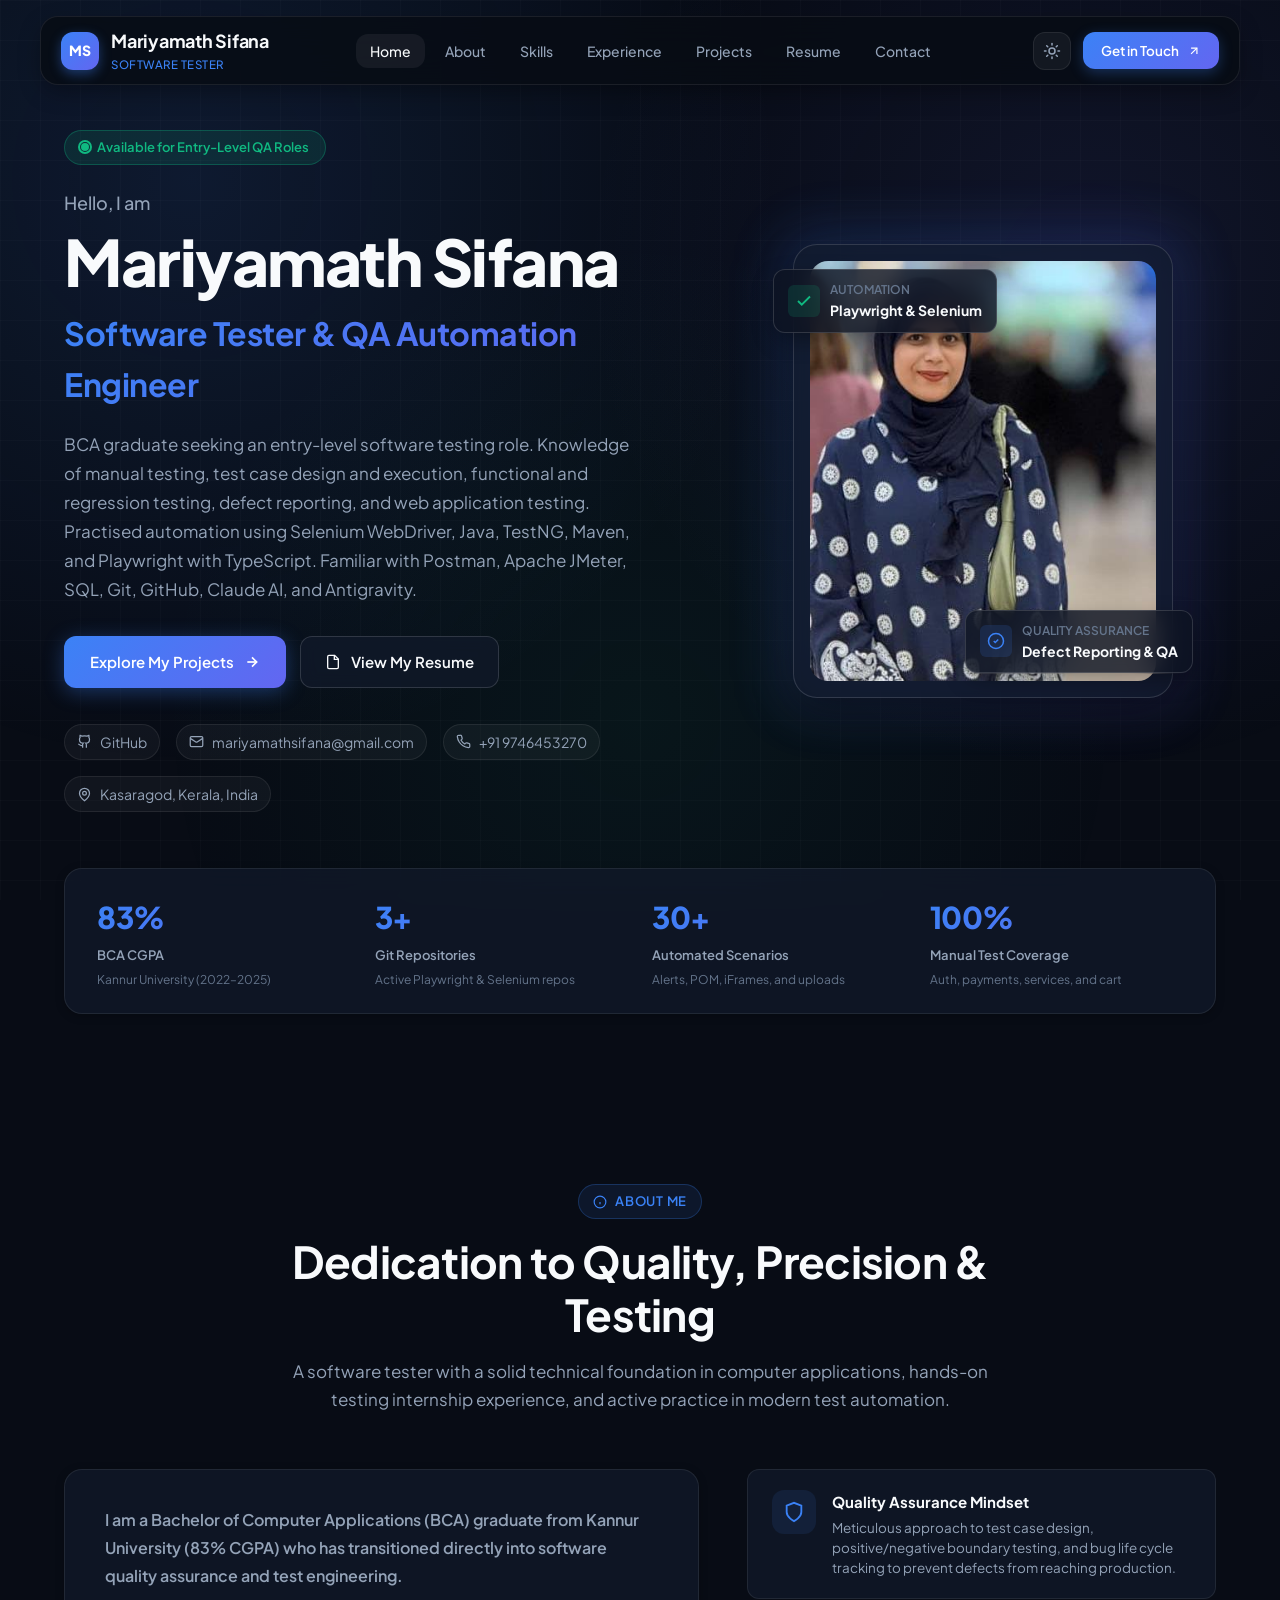
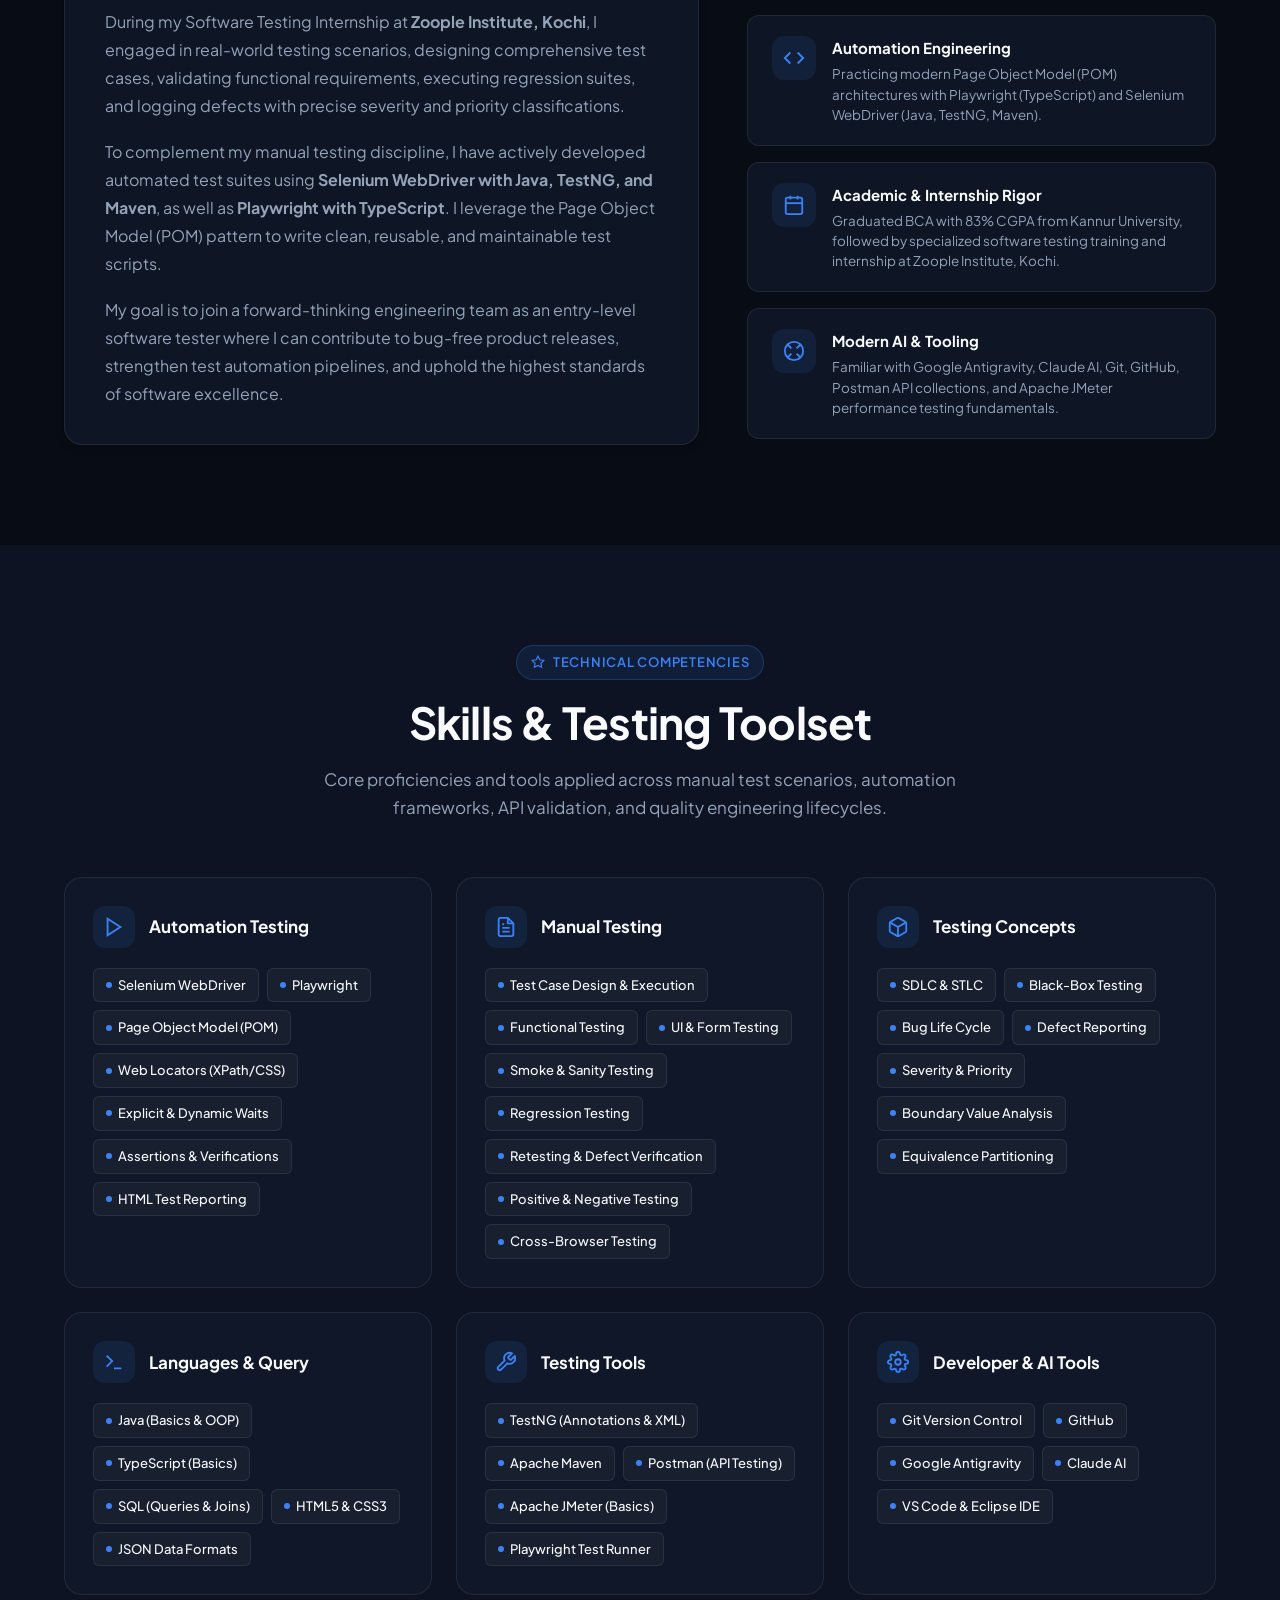
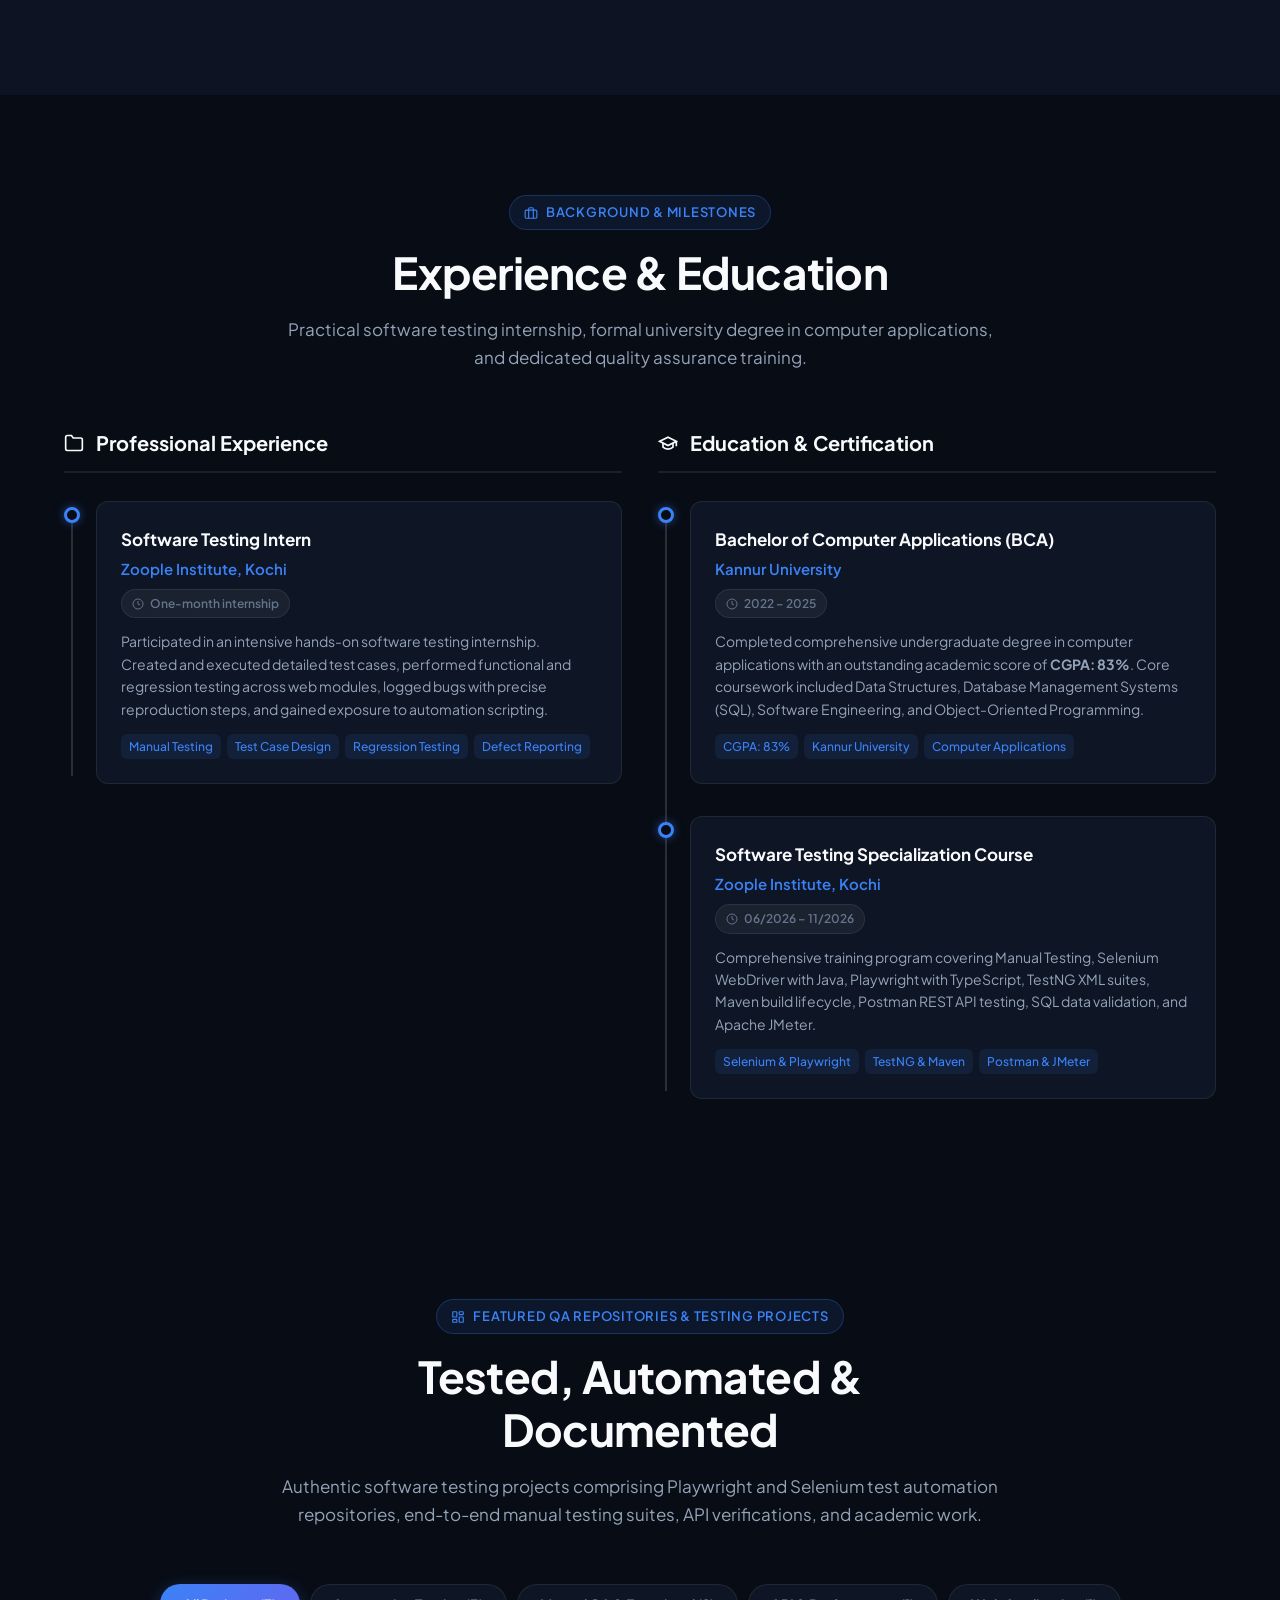
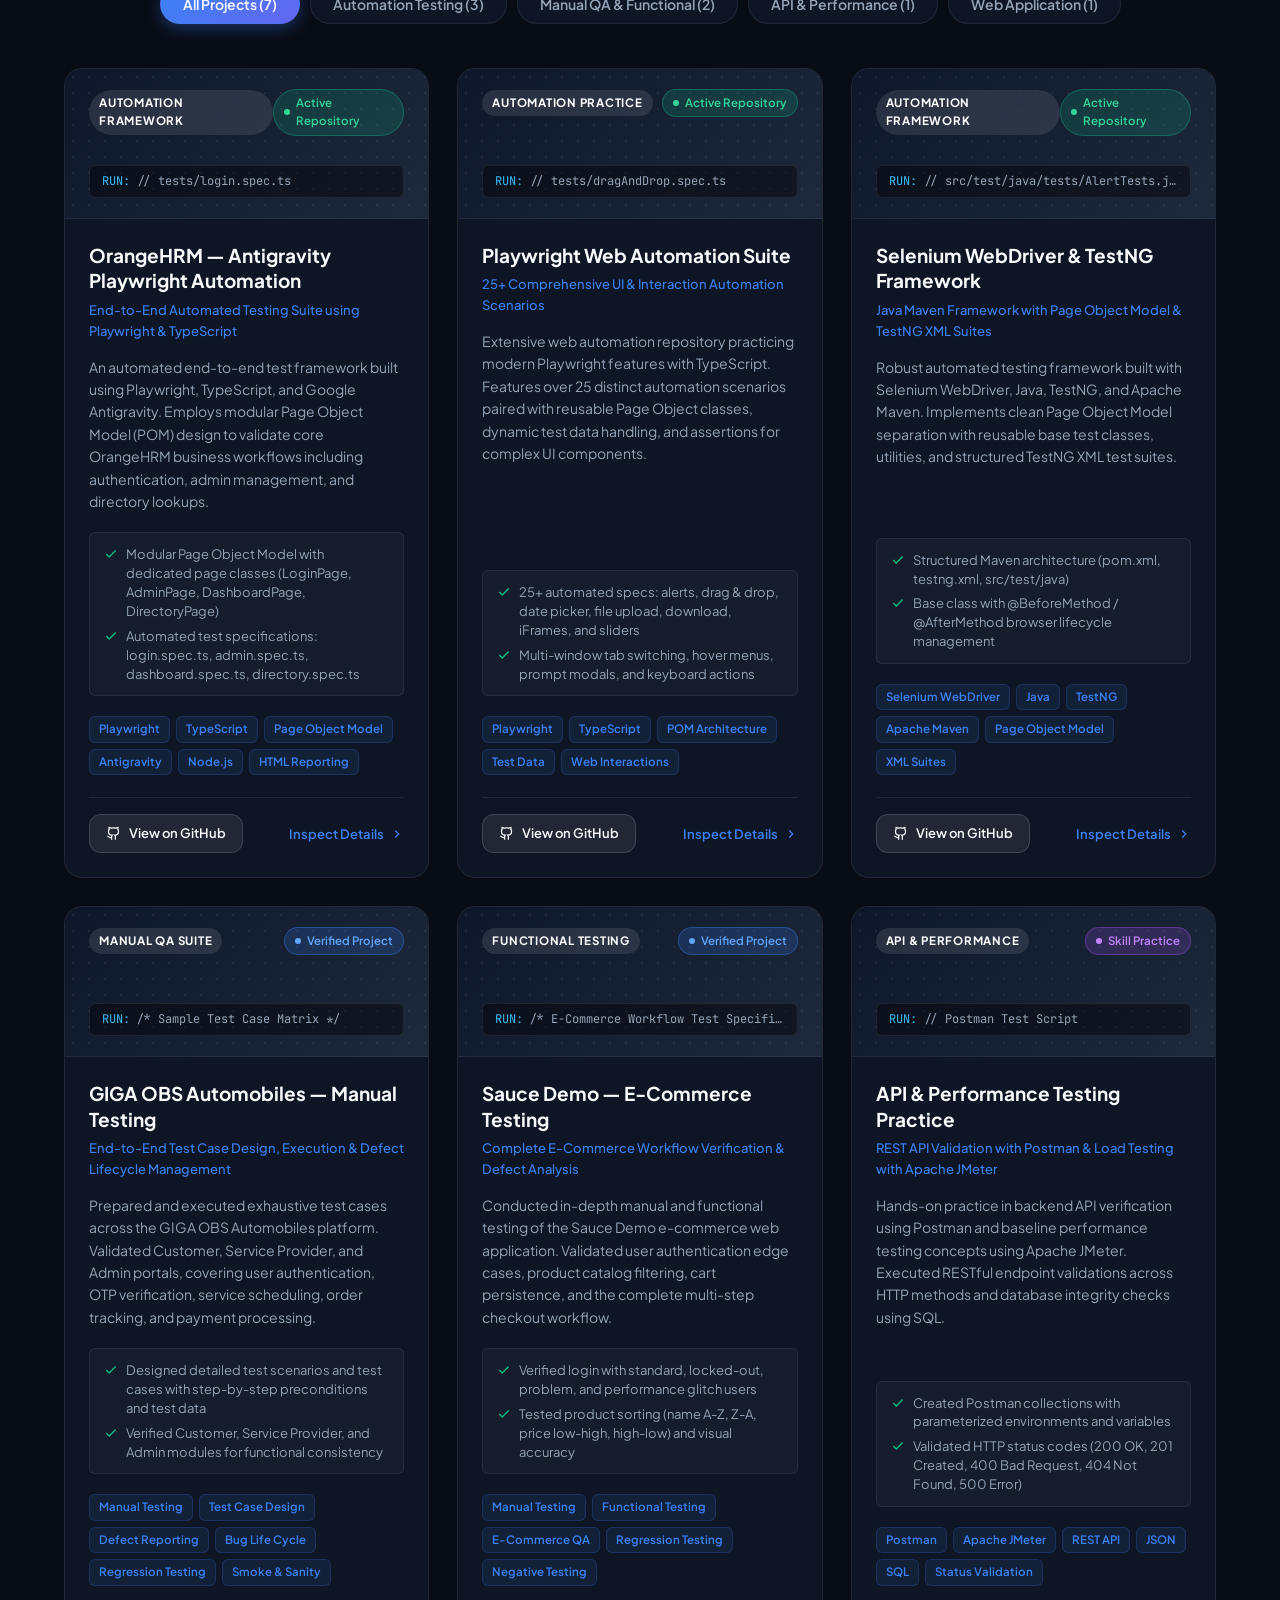
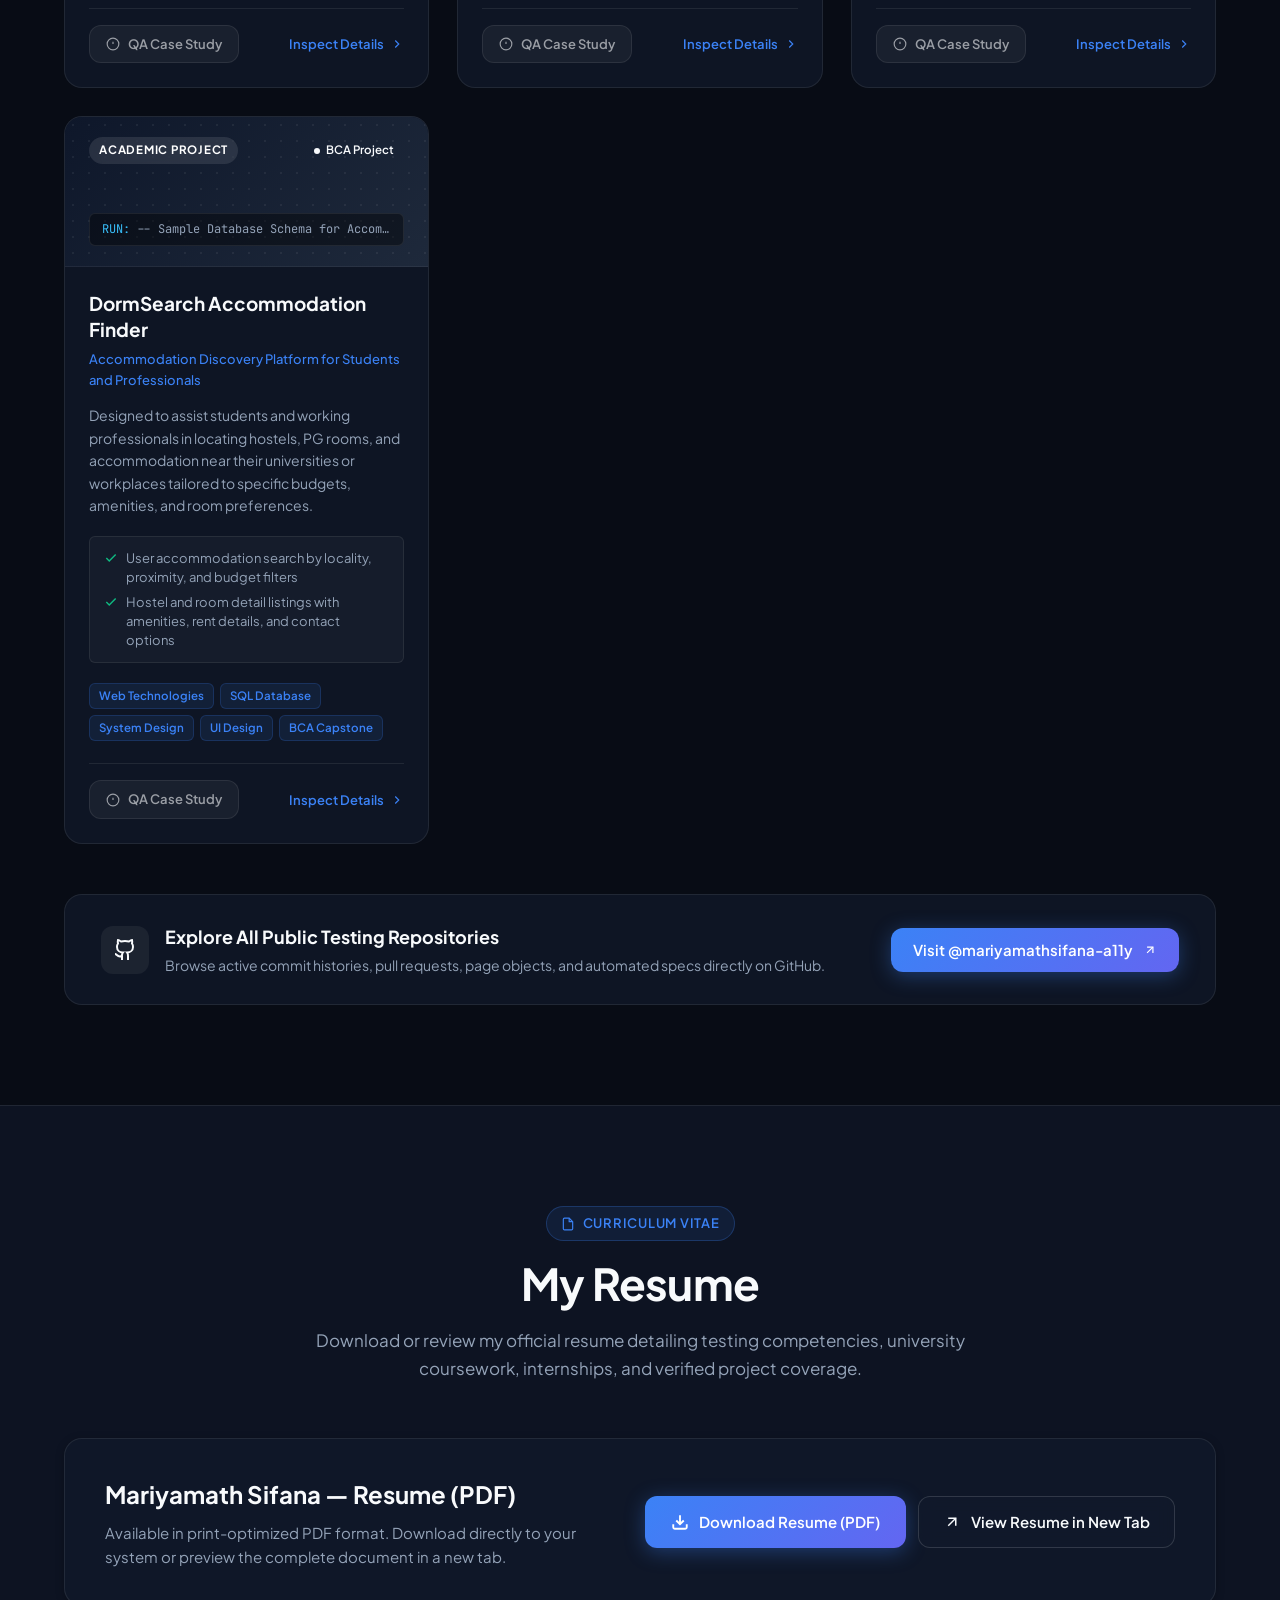
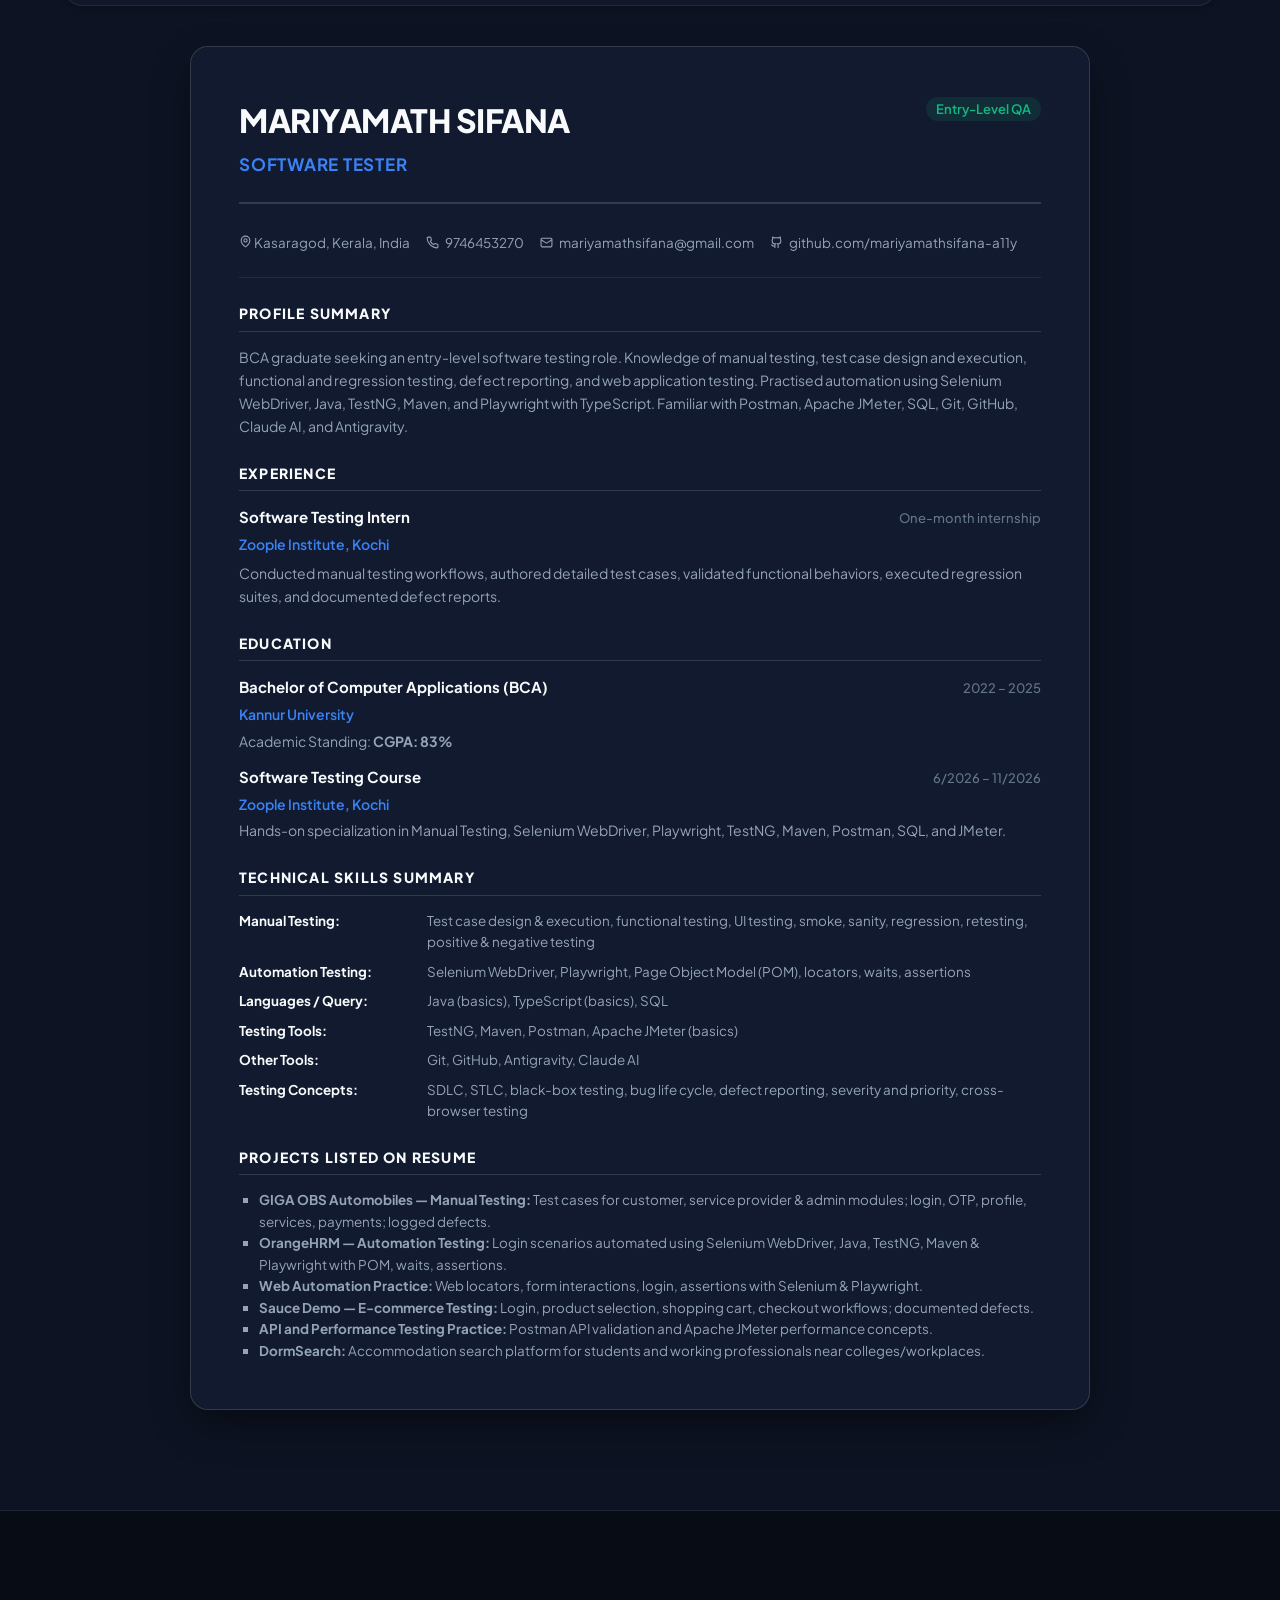
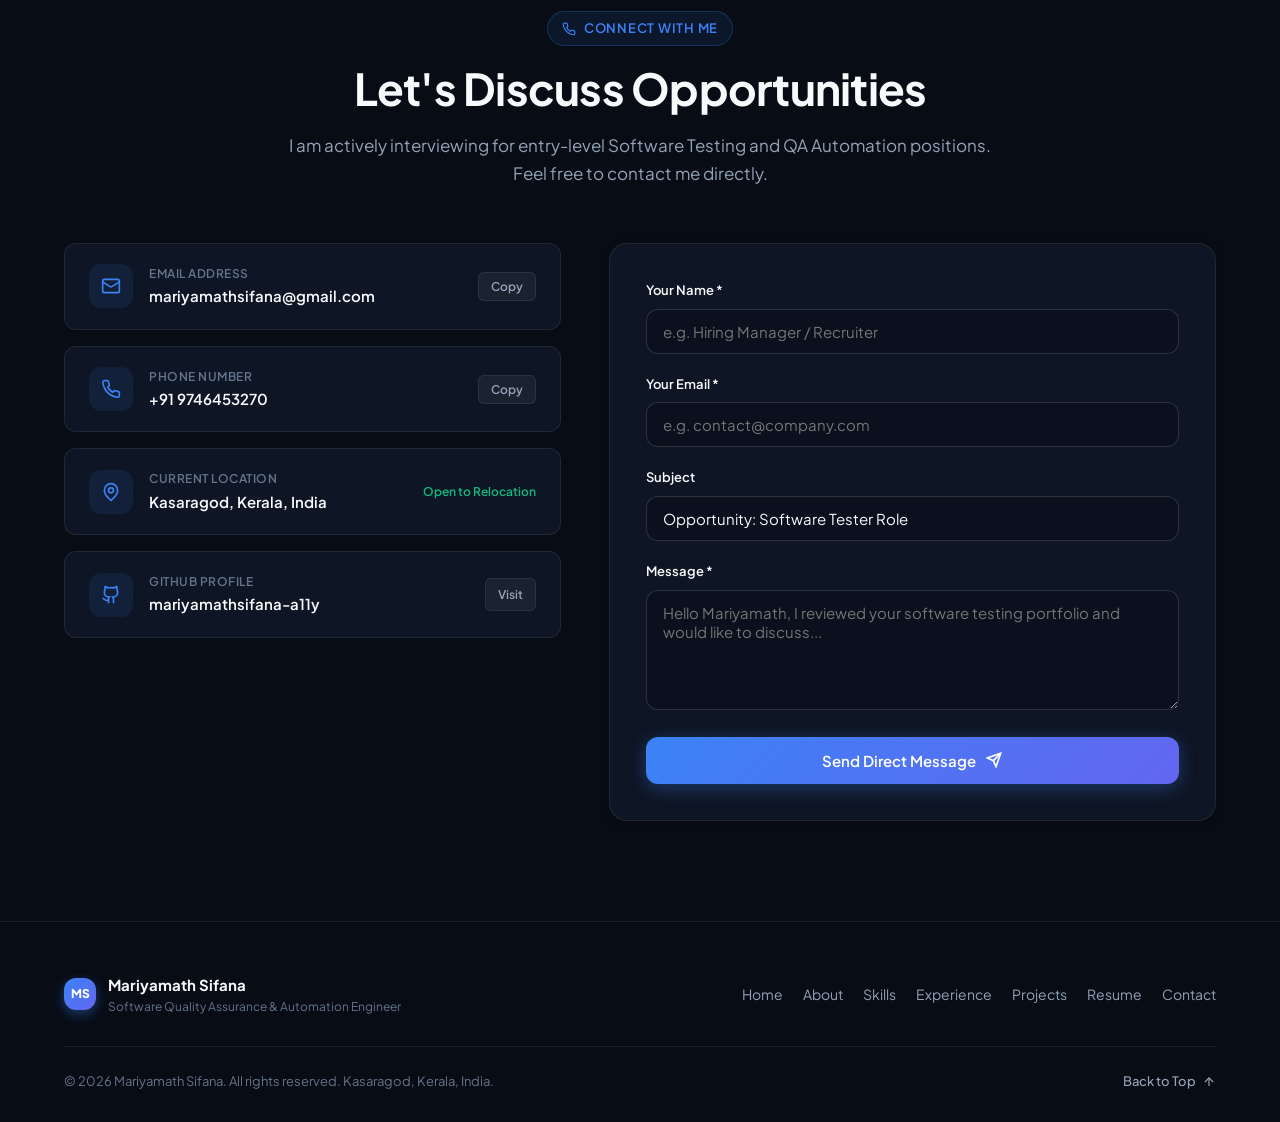
<file: index.html>
<!DOCTYPE html>
<html lang="en" data-theme="dark">
<head>
  <meta charset="UTF-8">
  <meta name="viewport" content="width=device-width, initial-scale=1.0">
  <title>Mariyamath Sifana | Software Tester & QA Automation Engineer</title>
  <meta name="description" content="Portfolio of Mariyamath Sifana — BCA Graduate & Software Tester specializing in Manual Testing, Playwright with TypeScript, Selenium WebDriver with Java, TestNG, and Postman API Testing.">
  <meta name="keywords" content="Mariyamath Sifana, Software Tester, QA Engineer, Automation Testing, Playwright, Selenium, TestNG, Manual Testing, Kasaragod, Kerala">
  <meta name="author" content="Mariyamath Sifana">

  <!-- Open Graph / Meta -->
  <meta property="og:type" content="website">
  <meta property="og:title" content="Mariyamath Sifana | Software Tester Portfolio">
  <meta property="og:description" content="Explore QA automation repositories, manual test case designs, defect lifecycle reports, and software testing projects.">
  <meta property="og:image" content="assets/images/profile.jpg">

  <!-- Favicon -->
  <link rel="icon" type="image/svg+xml" href="data:image/svg+xml,<svg xmlns='http://www.w3.org/2000/svg' viewBox='0 0 24 24' fill='%233b82f6'><rect width='24' height='24' rx='6' fill='%230f172a'/><text x='12' y='16' font-size='12' font-family='sans-serif' font-weight='bold' fill='%233b82f6' text-anchor='middle'>MS</text></svg>">

  <!-- Google Fonts: Plus Jakarta Sans & JetBrains Mono -->
  <link rel="preconnect" href="https://fonts.googleapis.com">
  <link rel="preconnect" href="https://fonts.gstatic.com" crossorigin>
  <link href="https://fonts.googleapis.com/css2?family=JetBrains+Mono:wght@400;500;600&family=Plus+Jakarta+Sans:wght@300;400;500;600;700;800&display=swap" rel="stylesheet">

  <!-- Stylesheet -->
  <link rel="stylesheet" href="css/style.css">
</head>
<body>

  <!-- Top Scroll Progress Bar -->
  <div class="scroll-progress-bar" id="scrollProgressBar"></div>

  <!-- Navigation Bar -->
  <div class="navbar-wrapper" id="navbarWrapper">
    <nav class="navbar" aria-label="Main Navigation">
      <a href="#hero" class="nav-brand" aria-label="Mariyamath Sifana Home">
        <div class="brand-badge">MS</div>
        <div>
          <span>Mariyamath Sifana</span>
          <span class="brand-text-role">Software Tester</span>
        </div>
      </a>

      <!-- Desktop Nav Menu -->
      <ul class="nav-menu" id="navMenu">
        <li><a href="#hero" class="nav-link active">Home</a></li>
        <li><a href="#about" class="nav-link">About</a></li>
        <li><a href="#skills" class="nav-link">Skills</a></li>
        <li><a href="#experience" class="nav-link">Experience</a></li>
        <li><a href="#projects" class="nav-link">Projects</a></li>
        <li><a href="#resume" class="nav-link">Resume</a></li>
        <li><a href="#contact" class="nav-link">Contact</a></li>
      </ul>

      <!-- Nav Actions -->
      <div class="nav-actions">
        <!-- Theme Toggle Button -->
        <button type="button" class="theme-toggle-btn" id="themeToggleBtn" aria-label="Toggle Dark and Light Mode" title="Toggle Theme">
          <svg id="themeIcon" width="18" height="18" viewBox="0 0 24 24" fill="none" stroke="currentColor" stroke-width="2" stroke-linecap="round" stroke-linejoin="round">
            <circle cx="12" cy="12" r="4"></circle>
            <path d="M12 2v2"></path>
            <path d="M12 20v2"></path>
            <path d="m4.93 4.93 1.41 1.41"></path>
            <path d="m17.66 17.66 1.41 1.41"></path>
            <path d="M2 12h2"></path>
            <path d="M20 12h2"></path>
            <path d="m6.34 17.66-1.41 1.41"></path>
            <path d="m19.07 4.93-1.41 1.41"></path>
          </svg>
        </button>

        <!-- CTA Button -->
        <a href="#contact" class="btn-nav-cta">
          <span>Get in Touch</span>
          <svg width="14" height="14" viewBox="0 0 24 24" fill="none" stroke="currentColor" stroke-width="2"><line x1="7" y1="17" x2="17" y2="7"></line><polyline points="7 7 17 7 17 17"></polyline></svg>
        </a>

        <!-- Mobile Menu Trigger -->
        <button type="button" class="mobile-menu-btn" id="mobileMenuBtn" aria-label="Open Navigation Menu">
          <svg width="20" height="20" viewBox="0 0 24 24" fill="none" stroke="currentColor" stroke-width="2"><line x1="4" x2="20" y1="12" y2="12"/><line x1="4" x2="20" y1="6" y2="6"/><line x1="4" x2="20" y1="18" y2="18"/></svg>
        </button>
      </div>
    </nav>
  </div>

  <!-- Main Content -->
  <main>
    <!-- ====================================================================
         1. HERO SECTION
         ==================================================================== -->
    <section class="hero-section" id="hero">
      <div class="container">
        <div class="hero-grid">
          
          <!-- Left: Hero Text & CTAs -->
          <div class="hero-content">
            <div class="hero-status-pill">
              <span class="pulse-dot"></span>
              <span>Available for Entry-Level QA Roles</span>
            </div>

            <div class="hero-greeting">Hello, I am</div>
            <h1 class="hero-name">Mariyamath Sifana</h1>
            <div class="hero-title-highlight">Software Tester & QA Automation Engineer</div>

            <p class="hero-bio">
              BCA graduate seeking an entry-level software testing role. Knowledge of manual testing, test case design and execution, functional and regression testing, defect reporting, and web application testing. Practised automation using Selenium WebDriver, Java, TestNG, Maven, and Playwright with TypeScript. Familiar with Postman, Apache JMeter, SQL, Git, GitHub, Claude AI, and Antigravity.
            </p>

            <!-- Hero Action Buttons -->
            <div class="hero-cta-group">
              <a href="#projects" class="btn-primary">
                <span>Explore My Projects</span>
                <svg width="16" height="16" viewBox="0 0 24 24" fill="none" stroke="currentColor" stroke-width="2.5"><line x1="5" y1="12" x2="19" y2="12"></line><polyline points="12 5 19 12 12 19"></polyline></svg>
              </a>
              <a href="#resume" class="btn-secondary">
                <svg width="16" height="16" viewBox="0 0 24 24" fill="none" stroke="currentColor" stroke-width="2"><path d="M14.5 2H6a2 2 0 0 0-2 2v16a2 2 0 0 0 2 2h12a2 2 0 0 0 2-2V7.5L14.5 2z"/><polyline points="14 2 14 8 20 8"/></svg>
                <span>View My Resume</span>
              </a>
            </div>

            <!-- Quick Contacts / Social Row -->
            <div class="hero-social-row">
              <a href="https://github.com/mariyamathsifana-a11y" target="_blank" rel="noopener noreferrer" class="social-item" title="GitHub Profile">
                <svg width="15" height="15" viewBox="0 0 24 24" fill="none" stroke="currentColor" stroke-width="2"><path d="M15 22v-4a4.8 4.8 0 0 0-1-3.5c3 0 6-2 6-5.5.08-1.25-.27-2.48-1-3.5.28-1.15.28-2.35 0-3.5 0 0-1 0-3 1.5-2.64-.5-5.36-.5-8 0C6 2 5 2 5 2c-.3 1.15-.3 2.35 0 3.5A5.403 5.403 0 0 0 4 9c0 3.5 3 5.5 6 5.5-.39.49-.68 1.05-.85 1.65-.17.6-.22 1.23-.15 1.85v4"/><path d="M9 18c-4.51 2-5-2-7-2"/></svg>
                <span>GitHub</span>
              </a>
              <a href="mailto:mariyamathsifana@gmail.com" class="social-item" title="Send Email">
                <svg width="15" height="15" viewBox="0 0 24 24" fill="none" stroke="currentColor" stroke-width="2"><rect width="20" height="16" x="2" y="4" rx="2"/><path d="m22 7-8.97 5.7a1.94 1.94 0 0 1-2.06 0L2 7"/></svg>
                <span>mariyamathsifana@gmail.com</span>
              </a>
              <a href="tel:9746453270" class="social-item" title="Call Phone">
                <svg width="15" height="15" viewBox="0 0 24 24" fill="none" stroke="currentColor" stroke-width="2"><path d="M22 16.92v3a2 2 0 0 1-2.18 2 19.79 19.79 0 0 1-8.63-3.07 19.5 19.5 0 0 1-6-6 19.79 19.79 0 0 1-3.07-8.67A2 2 0 0 1 4.11 2h3a2 2 0 0 1 2 1.72 12.84 12.84 0 0 0 .7 2.81 2 2 0 0 1-.45 2.11L8.09 9.91a16 16 0 0 0 6 6l1.27-1.27a2 2 0 0 1 2.11-.45 12.84 12.84 0 0 0 2.81.7A2 2 0 0 1 22 16.92z"/></svg>
                <span>+91 9746453270</span>
              </a>
              <span class="social-item" title="Location">
                <svg width="15" height="15" viewBox="0 0 24 24" fill="none" stroke="currentColor" stroke-width="2"><path d="M20 10c0 6-8 12-8 12s-8-6-8-12a8 8 0 0 1 16 0Z"/><circle cx="12" cy="10" r="3"/></svg>
                <span>Kasaragod, Kerala, India</span>
              </span>
            </div>
          </div>

          <!-- Right: Profile Visual with Floating QA Badges -->
          <div class="hero-visual-wrapper">
            <div class="profile-card-container">
              
              <!-- Floating Badge 1 (Top Left) -->
              <div class="floating-badge badge-top-left">
                <div class="badge-icon success">
                  <svg width="18" height="18" viewBox="0 0 24 24" fill="none" stroke="currentColor" stroke-width="2.5"><polyline points="20 6 9 17 4 12"/></svg>
                </div>
                <div>
                  <span class="badge-label">Automation</span>
                  <span class="badge-value">Playwright & Selenium</span>
                </div>
              </div>

              <!-- Main Profile Image Card -->
              <div class="profile-card">
                <div class="profile-image-box">
                  <img src="assets/images/profile.jpg" alt="Mariyamath Sifana - Software Tester" width="417" height="537" loading="eager">
                </div>
              </div>

              <!-- Floating Badge 2 (Bottom Right) -->
              <div class="floating-badge badge-bottom-right">
                <div class="badge-icon primary">
                  <svg width="18" height="18" viewBox="0 0 24 24" fill="none" stroke="currentColor" stroke-width="2"><path d="m9 12 2 2 4-4"/><circle cx="12" cy="12" r="10"/></svg>
                </div>
                <div>
                  <span class="badge-label">Quality Assurance</span>
                  <span class="badge-value">Defect Reporting & QA</span>
                </div>
              </div>

            </div>
          </div>

        </div>

        <!-- Hero Stats Strip -->
        <div class="hero-stats-strip">
          <div class="stat-item">
            <span class="stat-number">83%</span>
            <span class="stat-label">BCA CGPA</span>
            <span class="stat-desc">Kannur University (2022–2025)</span>
          </div>
          <div class="stat-item">
            <span class="stat-number">3+</span>
            <span class="stat-label">Git Repositories</span>
            <span class="stat-desc">Active Playwright & Selenium repos</span>
          </div>
          <div class="stat-item">
            <span class="stat-number">30+</span>
            <span class="stat-label">Automated Scenarios</span>
            <span class="stat-desc">Alerts, POM, iFrames, and uploads</span>
          </div>
          <div class="stat-item">
            <span class="stat-number">100%</span>
            <span class="stat-label">Manual Test Coverage</span>
            <span class="stat-desc">Auth, payments, services, and cart</span>
          </div>
        </div>

      </div>
    </section>

    <!-- ====================================================================
         2. ABOUT ME SECTION
         ==================================================================== -->
    <section class="section" id="about">
      <div class="container">
        
        <div class="section-header">
          <span class="section-tag">
            <svg width="14" height="14" viewBox="0 0 24 24" fill="none" stroke="currentColor" stroke-width="2"><circle cx="12" cy="12" r="10"/><path d="M12 16v-4"/><path d="M12 8h.01"/></svg>
            About Me
          </span>
          <h2 class="section-title">Dedication to Quality, Precision & Testing</h2>
          <p class="section-subtitle">
            A software tester with a solid technical foundation in computer applications, hands-on testing internship experience, and active practice in modern test automation.
          </p>
        </div>

        <div class="about-grid">
          
          <!-- Narrative Column -->
          <div class="about-narrative">
            <p class="about-intro-highlight">
              I am a Bachelor of Computer Applications (BCA) graduate from Kannur University (83% CGPA) who has transitioned directly into software quality assurance and test engineering.
            </p>
            <p>
              During my Software Testing Internship at <strong>Zoople Institute, Kochi</strong>, I engaged in real-world testing scenarios, designing comprehensive test cases, validating functional requirements, executing regression suites, and logging defects with precise severity and priority classifications.
            </p>
            <p>
              To complement my manual testing discipline, I have actively developed automated test suites using <strong>Selenium WebDriver with Java, TestNG, and Maven</strong>, as well as <strong>Playwright with TypeScript</strong>. I leverage the Page Object Model (POM) pattern to write clean, reusable, and maintainable test scripts.
            </p>
            <p>
              My goal is to join a forward-thinking engineering team as an entry-level software tester where I can contribute to bug-free product releases, strengthen test automation pipelines, and uphold the highest standards of software excellence.
            </p>
          </div>

          <!-- Feature Cards Column -->
          <div class="about-cards-col">
            
            <div class="about-feature-card">
              <div class="about-feature-icon">
                <svg width="22" height="22" viewBox="0 0 24 24" fill="none" stroke="currentColor" stroke-width="2"><path d="M12 22s8-4 8-10V5l-8-3-8 3v7c0 6 8 10 8 10z"/></svg>
              </div>
              <div>
                <h3 class="about-feature-title">Quality Assurance Mindset</h3>
                <p class="about-feature-desc">Meticulous approach to test case design, positive/negative boundary testing, and bug life cycle tracking to prevent defects from reaching production.</p>
              </div>
            </div>

            <div class="about-feature-card">
              <div class="about-feature-icon">
                <svg width="22" height="22" viewBox="0 0 24 24" fill="none" stroke="currentColor" stroke-width="2"><polyline points="16 18 22 12 16 6"/><polyline points="8 6 2 12 8 18"/></svg>
              </div>
              <div>
                <h3 class="about-feature-title">Automation Engineering</h3>
                <p class="about-feature-desc">Practicing modern Page Object Model (POM) architectures with Playwright (TypeScript) and Selenium WebDriver (Java, TestNG, Maven).</p>
              </div>
            </div>

            <div class="about-feature-card">
              <div class="about-feature-icon">
                <svg width="22" height="22" viewBox="0 0 24 24" fill="none" stroke="currentColor" stroke-width="2"><rect width="18" height="18" x="3" y="4" rx="2" ry="2"/><line x1="16" x2="16" y1="2" y2="6"/><line x1="8" x2="8" y1="2" y2="6"/><line x1="3" x2="21" y1="10" y2="10"/></svg>
              </div>
              <div>
                <h3 class="about-feature-title">Academic & Internship Rigor</h3>
                <p class="about-feature-desc">Graduated BCA with 83% CGPA from Kannur University, followed by specialized software testing training and internship at Zoople Institute, Kochi.</p>
              </div>
            </div>

            <div class="about-feature-card">
              <div class="about-feature-icon">
                <svg width="22" height="22" viewBox="0 0 24 24" fill="none" stroke="currentColor" stroke-width="2"><circle cx="12" cy="12" r="10"/><path d="m4.93 4.93 4.24 4.24"/><path d="m14.83 9.17 4.24-4.24"/><path d="m14.83 14.83 4.24 4.24"/><path d="m9.17 14.83-4.24 4.24"/></svg>
              </div>
              <div>
                <h3 class="about-feature-title">Modern AI & Tooling</h3>
                <p class="about-feature-desc">Familiar with Google Antigravity, Claude AI, Git, GitHub, Postman API collections, and Apache JMeter performance testing fundamentals.</p>
              </div>
            </div>

          </div>

        </div>

      </div>
    </section>

    <!-- ====================================================================
         3. TECHNICAL SKILLS SECTION
         ==================================================================== -->
    <section class="section" id="skills" style="background: var(--bg-secondary);">
      <div class="container">
        
        <div class="section-header">
          <span class="section-tag">
            <svg width="14" height="14" viewBox="0 0 24 24" fill="none" stroke="currentColor" stroke-width="2"><polygon points="12 2 15.09 8.26 22 9.27 17 14.14 18.18 21.02 12 17.77 5.82 21.02 7 14.14 2 9.27 8.91 8.26 12 2"/></svg>
            Technical Competencies
          </span>
          <h2 class="section-title">Skills & Testing Toolset</h2>
          <p class="section-subtitle">
            Core proficiencies and tools applied across manual test scenarios, automation frameworks, API validation, and quality engineering lifecycles.
          </p>
        </div>

        <div class="skills-categories-grid">
          
          <!-- Card 1: Automation Testing -->
          <div class="skill-category-card">
            <div class="skill-cat-header">
              <div class="skill-cat-icon">
                <svg width="22" height="22" viewBox="0 0 24 24" fill="none" stroke="currentColor" stroke-width="2"><polygon points="5 3 19 12 5 21 5 3"/></svg>
              </div>
              <h3 class="skill-cat-name">Automation Testing</h3>
            </div>
            <div class="skill-pill-list">
              <span class="skill-pill"><span class="skill-dot"></span>Selenium WebDriver</span>
              <span class="skill-pill"><span class="skill-dot"></span>Playwright</span>
              <span class="skill-pill"><span class="skill-dot"></span>Page Object Model (POM)</span>
              <span class="skill-pill"><span class="skill-dot"></span>Web Locators (XPath/CSS)</span>
              <span class="skill-pill"><span class="skill-dot"></span>Explicit & Dynamic Waits</span>
              <span class="skill-pill"><span class="skill-dot"></span>Assertions & Verifications</span>
              <span class="skill-pill"><span class="skill-dot"></span>HTML Test Reporting</span>
            </div>
          </div>

          <!-- Card 2: Manual Testing -->
          <div class="skill-category-card">
            <div class="skill-cat-header">
              <div class="skill-cat-icon">
                <svg width="22" height="22" viewBox="0 0 24 24" fill="none" stroke="currentColor" stroke-width="2"><path d="M14 2H6a2 2 0 0 0-2 2v16a2 2 0 0 0 2 2h12a2 2 0 0 0 2-2V8z"/><polyline points="14 2 14 8 20 8"/><line x1="16" x2="8" y1="13" y2="13"/><line x1="16" x2="8" y1="17" y2="17"/><polyline points="10 9 9 9 8 9"/></svg>
              </div>
              <h3 class="skill-cat-name">Manual Testing</h3>
            </div>
            <div class="skill-pill-list">
              <span class="skill-pill"><span class="skill-dot"></span>Test Case Design & Execution</span>
              <span class="skill-pill"><span class="skill-dot"></span>Functional Testing</span>
              <span class="skill-pill"><span class="skill-dot"></span>UI & Form Testing</span>
              <span class="skill-pill"><span class="skill-dot"></span>Smoke & Sanity Testing</span>
              <span class="skill-pill"><span class="skill-dot"></span>Regression Testing</span>
              <span class="skill-pill"><span class="skill-dot"></span>Retesting & Defect Verification</span>
              <span class="skill-pill"><span class="skill-dot"></span>Positive & Negative Testing</span>
              <span class="skill-pill"><span class="skill-dot"></span>Cross-Browser Testing</span>
            </div>
          </div>

          <!-- Card 3: Testing Concepts & Lifecycle -->
          <div class="skill-category-card">
            <div class="skill-cat-header">
              <div class="skill-cat-icon">
                <svg width="22" height="22" viewBox="0 0 24 24" fill="none" stroke="currentColor" stroke-width="2"><path d="M21 16V8a2 2 0 0 0-1-1.73l-7-4a2 2 0 0 0-2 0l-7 4A2 2 0 0 0 3 8v8a2 2 0 0 0 1 1.73l7 4a2 2 0 0 0 2 0l7-4A2 2 0 0 0 21 16z"/><polyline points="3.29 7 12 12 20.71 7"/><line x1="12" x2="12" y1="22" y2="12"/></svg>
              </div>
              <h3 class="skill-cat-name">Testing Concepts</h3>
            </div>
            <div class="skill-pill-list">
              <span class="skill-pill"><span class="skill-dot"></span>SDLC & STLC</span>
              <span class="skill-pill"><span class="skill-dot"></span>Black-Box Testing</span>
              <span class="skill-pill"><span class="skill-dot"></span>Bug Life Cycle</span>
              <span class="skill-pill"><span class="skill-dot"></span>Defect Reporting</span>
              <span class="skill-pill"><span class="skill-dot"></span>Severity & Priority</span>
              <span class="skill-pill"><span class="skill-dot"></span>Boundary Value Analysis</span>
              <span class="skill-pill"><span class="skill-dot"></span>Equivalence Partitioning</span>
            </div>
          </div>

          <!-- Card 4: Languages & Query -->
          <div class="skill-category-card">
            <div class="skill-cat-header">
              <div class="skill-cat-icon">
                <svg width="22" height="22" viewBox="0 0 24 24" fill="none" stroke="currentColor" stroke-width="2"><polyline points="4 17 10 11 4 5"/><line x1="12" x2="20" y1="19" y2="19"/></svg>
              </div>
              <h3 class="skill-cat-name">Languages & Query</h3>
            </div>
            <div class="skill-pill-list">
              <span class="skill-pill"><span class="skill-dot"></span>Java (Basics & OOP)</span>
              <span class="skill-pill"><span class="skill-dot"></span>TypeScript (Basics)</span>
              <span class="skill-pill"><span class="skill-dot"></span>SQL (Queries & Joins)</span>
              <span class="skill-pill"><span class="skill-dot"></span>HTML5 & CSS3</span>
              <span class="skill-pill"><span class="skill-dot"></span>JSON Data Formats</span>
            </div>
          </div>

          <!-- Card 5: Testing Tools & Frameworks -->
          <div class="skill-category-card">
            <div class="skill-cat-header">
              <div class="skill-cat-icon">
                <svg width="22" height="22" viewBox="0 0 24 24" fill="none" stroke="currentColor" stroke-width="2"><path d="M14.7 6.3a1 1 0 0 0 0 1.4l1.6 1.6a1 1 0 0 0 1.4 0l3.77-3.77a6 6 0 0 1-7.94 7.94l-6.91 6.91a2.12 2.12 0 0 1-3-3l6.91-6.91a6 6 0 0 1 7.94-7.94l-3.76 3.76z"/></svg>
              </div>
              <h3 class="skill-cat-name">Testing Tools</h3>
            </div>
            <div class="skill-pill-list">
              <span class="skill-pill"><span class="skill-dot"></span>TestNG (Annotations & XML)</span>
              <span class="skill-pill"><span class="skill-dot"></span>Apache Maven</span>
              <span class="skill-pill"><span class="skill-dot"></span>Postman (API Testing)</span>
              <span class="skill-pill"><span class="skill-dot"></span>Apache JMeter (Basics)</span>
              <span class="skill-pill"><span class="skill-dot"></span>Playwright Test Runner</span>
            </div>
          </div>

          <!-- Card 6: Developer & AI Tools -->
          <div class="skill-category-card">
            <div class="skill-cat-header">
              <div class="skill-cat-icon">
                <svg width="22" height="22" viewBox="0 0 24 24" fill="none" stroke="currentColor" stroke-width="2"><circle cx="12" cy="12" r="3"/><path d="M19.4 15a1.65 1.65 0 0 0 .33 1.82l.06.06a2 2 0 0 1 0 2.83 2 2 0 0 1-2.83 0l-.06-.06a1.65 1.65 0 0 0-1.82-.33 1.65 1.65 0 0 0-1 1.51V21a2 2 0 0 1-2 2 2 2 0 0 1-2-2v-.09A1.65 1.65 0 0 0 9 19.4a1.65 1.65 0 0 0-1.82.33l-.06.06a2 2 0 0 1-2.83 0 2 2 0 0 1 0-2.83l.06-.06a1.65 1.65 0 0 0 .33-1.82 1.65 1.65 0 0 0-1.51-1H3a2 2 0 0 1-2-2 2 2 0 0 1 2-2h.09A1.65 1.65 0 0 0 4.6 9a1.65 1.65 0 0 0-.33-1.82l-.06-.06a2 2 0 0 1 0-2.83 2 2 0 0 1 2.83 0l.06.06a1.65 1.65 0 0 0 1.82.33H9a1.65 1.65 0 0 0 1-1.51V3a2 2 0 0 1 2-2 2 2 0 0 1 2 2v.09a1.65 1.65 0 0 0 1 1.51 1.65 1.65 0 0 0 1.82-.33l.06-.06a2 2 0 0 1 2.83 0 2 2 0 0 1 0 2.83l-.06.06a1.65 1.65 0 0 0-.33 1.82V9a1.65 1.65 0 0 0 1.51 1H21a2 2 0 0 1 2 2 2 2 0 0 1-2 2h-.09a1.65 1.65 0 0 0-1.51 1z"/></svg>
              </div>
              <h3 class="skill-cat-name">Developer & AI Tools</h3>
            </div>
            <div class="skill-pill-list">
              <span class="skill-pill"><span class="skill-dot"></span>Git Version Control</span>
              <span class="skill-pill"><span class="skill-dot"></span>GitHub</span>
              <span class="skill-pill"><span class="skill-dot"></span>Google Antigravity</span>
              <span class="skill-pill"><span class="skill-dot"></span>Claude AI</span>
              <span class="skill-pill"><span class="skill-dot"></span>VS Code & Eclipse IDE</span>
            </div>
          </div>

        </div>

      </div>
    </section>

    <!-- ====================================================================
         4. EXPERIENCE & EDUCATION SECTION
         ==================================================================== -->
    <section class="section" id="experience">
      <div class="container">
        
        <div class="section-header">
          <span class="section-tag">
            <svg width="14" height="14" viewBox="0 0 24 24" fill="none" stroke="currentColor" stroke-width="2"><rect width="20" height="14" x="2" y="7" rx="2" ry="2"/><path d="M16 21V5a2 2 0 0 0-2-2h-4a2 2 0 0 0-2 2v16"/></svg>
            Background & Milestones
          </span>
          <h2 class="section-title">Experience & Education</h2>
          <p class="section-subtitle">
            Practical software testing internship, formal university degree in computer applications, and dedicated quality assurance training.
          </p>
        </div>

        <div class="exp-edu-grid">
          
          <!-- Column 1: Experience -->
          <div class="timeline-column">
            <div class="col-header">
              <svg width="20" height="20" viewBox="0 0 24 24" fill="none" stroke="currentColor" stroke-width="2"><path d="M22 19a2 2 0 0 1-2 2H4a2 2 0 0 1-2-2V5a2 2 0 0 1 2-2h5l2 3h9a2 2 0 0 1 2 2z"/></svg>
              <h3>Professional Experience</h3>
            </div>

            <div class="timeline-container">
              
              <!-- Timeline Node: Zoople Internship -->
              <div class="timeline-node">
                <div class="timeline-bullet"></div>
                <div class="timeline-card">
                  <h4 class="timeline-role-title">Software Testing Intern</h4>
                  <div class="timeline-org">Zoople Institute, Kochi</div>
                  <div class="timeline-period-badge">
                    <svg width="12" height="12" viewBox="0 0 24 24" fill="none" stroke="currentColor" stroke-width="2"><circle cx="12" cy="12" r="10"/><polyline points="12 6 12 12 16 14"/></svg>
                    <span>One-month internship</span>
                  </div>
                  <p class="timeline-desc">
                    Participated in an intensive hands-on software testing internship. Created and executed detailed test cases, performed functional and regression testing across web modules, logged bugs with precise reproduction steps, and gained exposure to automation scripting.
                  </p>
                  <div class="timeline-tags-list">
                    <span class="timeline-tag">Manual Testing</span>
                    <span class="timeline-tag">Test Case Design</span>
                    <span class="timeline-tag">Regression Testing</span>
                    <span class="timeline-tag">Defect Reporting</span>
                  </div>
                </div>
              </div>

            </div>
          </div>

          <!-- Column 2: Education -->
          <div class="timeline-column">
            <div class="col-header">
              <svg width="20" height="20" viewBox="0 0 24 24" fill="none" stroke="currentColor" stroke-width="2"><path d="M22 10v6M2 10l10-5 10 5-10 5z"/><path d="M6 12v5c3 3 9 3 12 0v-5"/></svg>
              <h3>Education & Certification</h3>
            </div>

            <div class="timeline-container">
              
              <!-- Timeline Node 1: BCA -->
              <div class="timeline-node">
                <div class="timeline-bullet"></div>
                <div class="timeline-card">
                  <h4 class="timeline-role-title">Bachelor of Computer Applications (BCA)</h4>
                  <div class="timeline-org">Kannur University</div>
                  <div class="timeline-period-badge">
                    <svg width="12" height="12" viewBox="0 0 24 24" fill="none" stroke="currentColor" stroke-width="2"><circle cx="12" cy="12" r="10"/><polyline points="12 6 12 12 16 14"/></svg>
                    <span>2022 – 2025</span>
                  </div>
                  <p class="timeline-desc">
                    Completed comprehensive undergraduate degree in computer applications with an outstanding academic score of <strong>CGPA: 83%</strong>. Core coursework included Data Structures, Database Management Systems (SQL), Software Engineering, and Object-Oriented Programming.
                  </p>
                  <div class="timeline-tags-list">
                    <span class="timeline-tag">CGPA: 83%</span>
                    <span class="timeline-tag">Kannur University</span>
                    <span class="timeline-tag">Computer Applications</span>
                  </div>
                </div>
              </div>

              <!-- Timeline Node 2: Software Testing Course -->
              <div class="timeline-node">
                <div class="timeline-bullet"></div>
                <div class="timeline-card">
                  <h4 class="timeline-role-title">Software Testing Specialization Course</h4>
                  <div class="timeline-org">Zoople Institute, Kochi</div>
                  <div class="timeline-period-badge">
                    <svg width="12" height="12" viewBox="0 0 24 24" fill="none" stroke="currentColor" stroke-width="2"><circle cx="12" cy="12" r="10"/><polyline points="12 6 12 12 16 14"/></svg>
                    <span>06/2026 – 11/2026</span>
                  </div>
                  <p class="timeline-desc">
                    Comprehensive training program covering Manual Testing, Selenium WebDriver with Java, Playwright with TypeScript, TestNG XML suites, Maven build lifecycle, Postman REST API testing, SQL data validation, and Apache JMeter.
                  </p>
                  <div class="timeline-tags-list">
                    <span class="timeline-tag">Selenium & Playwright</span>
                    <span class="timeline-tag">TestNG & Maven</span>
                    <span class="timeline-tag">Postman & JMeter</span>
                  </div>
                </div>
              </div>

            </div>
          </div>

        </div>

      </div>
    </section>

    <!-- ====================================================================
         5. PROJECTS SECTION (IMPORTANT)
         ==================================================================== -->
    <section class="section" id="projects">
      <div class="container">
        
        <div class="section-header">
          <span class="section-tag">
            <svg width="14" height="14" viewBox="0 0 24 24" fill="none" stroke="currentColor" stroke-width="2"><rect width="7" height="9" x="3" y="3" rx="1"/><rect width="7" height="5" x="14" y="3" rx="1"/><rect width="7" height="9" x="14" y="12" rx="1"/><rect width="7" height="5" x="3" y="16" rx="1"/></svg>
            Featured QA Repositories & Testing Projects
          </span>
          <h2 class="section-title">Tested, Automated & Documented</h2>
          <p class="section-subtitle">
            Authentic software testing projects comprising Playwright and Selenium test automation repositories, end-to-end manual testing suites, API verifications, and academic work.
          </p>
        </div>

        <!-- Filter Navigation Bar -->
        <div class="projects-filter-bar">
          <button type="button" class="project-filter-btn active" data-filter="all">All Projects (7)</button>
          <button type="button" class="project-filter-btn" data-filter="automation">Automation Testing (3)</button>
          <button type="button" class="project-filter-btn" data-filter="manual">Manual QA & Functional (2)</button>
          <button type="button" class="project-filter-btn" data-filter="api">API & Performance (1)</button>
          <button type="button" class="project-filter-btn" data-filter="web">Web Application (1)</button>
        </div>

        <!-- Project Cards Grid (Populated by JS from projectsData) -->
        <div class="projects-grid" id="projectsGrid">
          <!-- Dynamically Rendered by projects-data.js + main.js -->
        </div>

        <!-- GitHub Profile Banner -->
        <div style="margin-top: 50px; background: var(--bg-card); border: 1px solid var(--border-subtle); border-radius: var(--radius-lg); padding: 28px 36px; display: flex; align-items: center; justify-content: space-between; flex-wrap: wrap; gap: 20px;">
          <div style="display: flex; align-items: center; gap: 16px;">
            <div style="width: 48px; height: 48px; border-radius: var(--radius-md); background: rgba(255,255,255,0.06); display: flex; align-items: center; justify-content: center;">
              <svg width="24" height="24" viewBox="0 0 24 24" fill="none" stroke="currentColor" stroke-width="2"><path d="M15 22v-4a4.8 4.8 0 0 0-1-3.5c3 0 6-2 6-5.5.08-1.25-.27-2.48-1-3.5.28-1.15.28-2.35 0-3.5 0 0-1 0-3 1.5-2.64-.5-5.36-.5-8 0C6 2 5 2 5 2c-.3 1.15-.3 2.35 0 3.5A5.403 5.403 0 0 0 4 9c0 3.5 3 5.5 6 5.5-.39.49-.68 1.05-.85 1.65-.17.6-.22 1.23-.15 1.85v4"/><path d="M9 18c-4.51 2-5-2-7-2"/></svg>
            </div>
            <div>
              <h4 style="font-size: 1.125rem; font-weight: 700; color: var(--text-primary); margin-bottom: 2px;">Explore All Public Testing Repositories</h4>
              <p style="font-size: 0.875rem; color: var(--text-secondary);">Browse active commit histories, pull requests, page objects, and automated specs directly on GitHub.</p>
            </div>
          </div>
          <a href="https://github.com/mariyamathsifana-a11y" target="_blank" rel="noopener noreferrer" class="btn-primary" style="padding: 10px 22px;">
            <span>Visit @mariyamathsifana-a11y</span>
            <svg width="14" height="14" viewBox="0 0 24 24" fill="none" stroke="currentColor" stroke-width="2"><line x1="7" y1="17" x2="17" y2="7"></line><polyline points="7 7 17 7 17 17"></polyline></svg>
          </a>
        </div>

      </div>
    </section>

    <!-- ====================================================================
         6. RESUME SECTION (IMPORTANT)
         ==================================================================== -->
    <section class="section resume-section" id="resume">
      <div class="container">
        
        <div class="section-header">
          <span class="section-tag">
            <svg width="14" height="14" viewBox="0 0 24 24" fill="none" stroke="currentColor" stroke-width="2"><path d="M14 2H6a2 2 0 0 0-2 2v16a2 2 0 0 0 2 2h12a2 2 0 0 0 2-2V8z"/><polyline points="14 2 14 8 20 8"/></svg>
            Curriculum Vitae
          </span>
          <h2 class="section-title">My Resume</h2>
          <p class="section-subtitle">
            Download or review my official resume detailing testing competencies, university coursework, internships, and verified project coverage.
          </p>
        </div>

        <!-- Resume Action Banner -->
        <div class="resume-cta-card">
          <div class="resume-cta-info">
            <h3>Mariyamath Sifana — Resume (PDF)</h3>
            <p>
              Available in print-optimized PDF format. Download directly to your system or preview the complete document in a new tab.
            </p>
          </div>
          <div class="resume-cta-buttons">
            <a href="assets/docs/Mariyamath_Sifana_Resume.pdf" download="Mariyamath_Sifana_Resume.pdf" class="btn-primary">
              <svg width="18" height="18" viewBox="0 0 24 24" fill="none" stroke="currentColor" stroke-width="2.5"><path d="M21 15v4a2 2 0 0 1-2 2H5a2 2 0 0 1-2-2v-4"/><polyline points="7 10 12 15 17 10"/><line x1="12" x2="12" y1="15" y2="3"/></svg>
              <span>Download Resume (PDF)</span>
            </a>
            <a href="resume.html" target="_blank" rel="noopener noreferrer" class="btn-secondary">
              <svg width="18" height="18" viewBox="0 0 24 24" fill="none" stroke="currentColor" stroke-width="2"><line x1="7" y1="17" x2="17" y2="7"></line><polyline points="7 7 17 7 17 17"></polyline></svg>
              <span>View Resume in New Tab</span>
            </a>
          </div>
        </div>

        <!-- Embedded Interactive Resume Preview Sheet -->
        <div class="resume-preview-sheet">
          
          <!-- Resume Header -->
          <div class="resume-sheet-header">
            <div>
              <h3 class="resume-sheet-name">Mariyamath Sifana</h3>
              <div class="resume-sheet-role">Software Tester</div>
            </div>
            <div style="text-align: right;">
              <span style="font-size: 0.8125rem; font-weight: 600; color: var(--accent-mint); background: rgba(16, 185, 129, 0.12); padding: 4px 10px; border-radius: var(--radius-full);">
                Entry-Level QA
              </span>
            </div>
          </div>

          <!-- Contact Row -->
          <div class="resume-sheet-contacts">
            <span>
              <svg width="13" height="13" viewBox="0 0 24 24" fill="none" stroke="currentColor" stroke-width="2"><path d="M20 10c0 6-8 12-8 12s-8-6-8-12a8 8 0 0 1 16 0Z"/><circle cx="12" cy="10" r="3"/></svg>
              Kasaragod, Kerala, India
            </span>
            <a href="tel:9746453270">
              <svg width="13" height="13" viewBox="0 0 24 24" fill="none" stroke="currentColor" stroke-width="2"><path d="M22 16.92v3a2 2 0 0 1-2.18 2 19.79 19.79 0 0 1-8.63-3.07 19.5 19.5 0 0 1-6-6 19.79 19.79 0 0 1-3.07-8.67A2 2 0 0 1 4.11 2h3a2 2 0 0 1 2 1.72 12.84 12.84 0 0 0 .7 2.81 2 2 0 0 1-.45 2.11L8.09 9.91a16 16 0 0 0 6 6l1.27-1.27a2 2 0 0 1 2.11-.45 12.84 12.84 0 0 0 2.81.7A2 2 0 0 1 22 16.92z"/></svg>
              9746453270
            </a>
            <a href="mailto:mariyamathsifana@gmail.com">
              <svg width="13" height="13" viewBox="0 0 24 24" fill="none" stroke="currentColor" stroke-width="2"><rect width="20" height="16" x="2" y="4" rx="2"/><path d="m22 7-8.97 5.7a1.94 1.94 0 0 1-2.06 0L2 7"/></svg>
              mariyamathsifana@gmail.com
            </a>
            <a href="https://github.com/mariyamathsifana-a11y" target="_blank" rel="noreferrer">
              <svg width="13" height="13" viewBox="0 0 24 24" fill="none" stroke="currentColor" stroke-width="2"><path d="M15 22v-4a4.8 4.8 0 0 0-1-3.5c3 0 6-2 6-5.5.08-1.25-.27-2.48-1-3.5.28-1.15.28-2.35 0-3.5 0 0-1 0-3 1.5-2.64-.5-5.36-.5-8 0C6 2 5 2 5 2c-.3 1.15-.3 2.35 0 3.5A5.403 5.403 0 0 0 4 9c0 3.5 3 5.5 6 5.5-.39.49-.68 1.05-.85 1.65-.17.6-.22 1.23-.15 1.85v4"/><path d="M9 18c-4.51 2-5-2-7-2"/></svg>
              github.com/mariyamathsifana-a11y
            </a>
          </div>

          <hr style="border: none; border-top: 1px solid var(--border-subtle); margin: 24px 0;">

          <!-- Section: Profile Summary -->
          <div class="resume-sheet-section">
            <h4 class="resume-sheet-title">Profile Summary</h4>
            <p class="resume-sheet-body">
              BCA graduate seeking an entry-level software testing role. Knowledge of manual testing, test case design and execution, functional and regression testing, defect reporting, and web application testing. Practised automation using Selenium WebDriver, Java, TestNG, Maven, and Playwright with TypeScript. Familiar with Postman, Apache JMeter, SQL, Git, GitHub, Claude AI, and Antigravity.
            </p>
          </div>

          <!-- Section: Experience -->
          <div class="resume-sheet-section">
            <h4 class="resume-sheet-title">Experience</h4>
            <div style="display: flex; justify-content: space-between; align-items: baseline; margin-bottom: 4px;">
              <span style="font-weight: 700; color: var(--text-primary); font-size: 0.9375rem;">Software Testing Intern</span>
              <span style="font-size: 0.8125rem; color: var(--text-tertiary); font-weight: 500;">One-month internship</span>
            </div>
            <div style="color: var(--accent-primary); font-size: 0.875rem; font-weight: 600; margin-bottom: 6px;">Zoople Institute, Kochi</div>
            <p class="resume-sheet-body">
              Conducted manual testing workflows, authored detailed test cases, validated functional behaviors, executed regression suites, and documented defect reports.
            </p>
          </div>

          <!-- Section: Education -->
          <div class="resume-sheet-section">
            <h4 class="resume-sheet-title">Education</h4>
            
            <div style="margin-bottom: 12px;">
              <div style="display: flex; justify-content: space-between; align-items: baseline; margin-bottom: 4px;">
                <span style="font-weight: 700; color: var(--text-primary); font-size: 0.9375rem;">Bachelor of Computer Applications (BCA)</span>
                <span style="font-size: 0.8125rem; color: var(--text-tertiary); font-weight: 500;">2022 – 2025</span>
              </div>
              <div style="color: var(--accent-primary); font-size: 0.875rem; font-weight: 600; margin-bottom: 4px;">Kannur University</div>
              <p class="resume-sheet-body">Academic Standing: <strong>CGPA: 83%</strong></p>
            </div>

            <div>
              <div style="display: flex; justify-content: space-between; align-items: baseline; margin-bottom: 4px;">
                <span style="font-weight: 700; color: var(--text-primary); font-size: 0.9375rem;">Software Testing Course</span>
                <span style="font-size: 0.8125rem; color: var(--text-tertiary); font-weight: 500;">6/2026 – 11/2026</span>
              </div>
              <div style="color: var(--accent-primary); font-size: 0.875rem; font-weight: 600; margin-bottom: 4px;">Zoople Institute, Kochi</div>
              <p class="resume-sheet-body">Hands-on specialization in Manual Testing, Selenium WebDriver, Playwright, TestNG, Maven, Postman, SQL, and JMeter.</p>
            </div>
          </div>

          <!-- Section: Technical Skills -->
          <div class="resume-sheet-section">
            <h4 class="resume-sheet-title">Technical Skills Summary</h4>
            <div style="display: grid; grid-template-columns: 180px 1fr; gap: 8px; font-size: 0.84rem; line-height: 1.6;">
              <span style="font-weight: 700; color: var(--text-primary);">Manual Testing:</span>
              <span style="color: var(--text-secondary);">Test case design & execution, functional testing, UI testing, smoke, sanity, regression, retesting, positive & negative testing</span>

              <span style="font-weight: 700; color: var(--text-primary);">Automation Testing:</span>
              <span style="color: var(--text-secondary);">Selenium WebDriver, Playwright, Page Object Model (POM), locators, waits, assertions</span>

              <span style="font-weight: 700; color: var(--text-primary);">Languages / Query:</span>
              <span style="color: var(--text-secondary);">Java (basics), TypeScript (basics), SQL</span>

              <span style="font-weight: 700; color: var(--text-primary);">Testing Tools:</span>
              <span style="color: var(--text-secondary);">TestNG, Maven, Postman, Apache JMeter (basics)</span>

              <span style="font-weight: 700; color: var(--text-primary);">Other Tools:</span>
              <span style="color: var(--text-secondary);">Git, GitHub, Antigravity, Claude AI</span>

              <span style="font-weight: 700; color: var(--text-primary);">Testing Concepts:</span>
              <span style="color: var(--text-secondary);">SDLC, STLC, black-box testing, bug life cycle, defect reporting, severity and priority, cross-browser testing</span>
            </div>
          </div>

          <!-- Section: Key Projects Mentioned in Resume -->
          <div class="resume-sheet-section" style="margin-bottom: 0;">
            <h4 class="resume-sheet-title">Projects Listed on Resume</h4>
            <ul style="list-style: square; padding-left: 20px; font-size: 0.84rem; color: var(--text-secondary); line-height: 1.6;">
              <li><strong>GIGA OBS Automobiles — Manual Testing:</strong> Test cases for customer, service provider & admin modules; login, OTP, profile, services, payments; logged defects.</li>
              <li><strong>OrangeHRM — Automation Testing:</strong> Login scenarios automated using Selenium WebDriver, Java, TestNG, Maven & Playwright with POM, waits, assertions.</li>
              <li><strong>Web Automation Practice:</strong> Web locators, form interactions, login, assertions with Selenium & Playwright.</li>
              <li><strong>Sauce Demo — E-commerce Testing:</strong> Login, product selection, shopping cart, checkout workflows; documented defects.</li>
              <li><strong>API and Performance Testing Practice:</strong> Postman API validation and Apache JMeter performance concepts.</li>
              <li><strong>DormSearch:</strong> Accommodation search platform for students and working professionals near colleges/workplaces.</li>
            </ul>
          </div>

        </div>

      </div>
    </section>

    <!-- ====================================================================
         7. CONTACT SECTION
         ==================================================================== -->
    <section class="section" id="contact">
      <div class="container">
        
        <div class="section-header">
          <span class="section-tag">
            <svg width="14" height="14" viewBox="0 0 24 24" fill="none" stroke="currentColor" stroke-width="2"><path d="M22 16.92v3a2 2 0 0 1-2.18 2 19.79 19.79 0 0 1-8.63-3.07 19.5 19.5 0 0 1-6-6 19.79 19.79 0 0 1-3.07-8.67A2 2 0 0 1 4.11 2h3a2 2 0 0 1 2 1.72 12.84 12.84 0 0 0 .7 2.81 2 2 0 0 1-.45 2.11L8.09 9.91a16 16 0 0 0 6 6l1.27-1.27a2 2 0 0 1 2.11-.45 12.84 12.84 0 0 0 2.81.7A2 2 0 0 1 22 16.92z"/></svg>
            Connect With Me
          </span>
          <h2 class="section-title">Let's Discuss Opportunities</h2>
          <p class="section-subtitle">
            I am actively interviewing for entry-level Software Testing and QA Automation positions. Feel free to contact me directly.
          </p>
        </div>

        <div class="contact-grid">
          
          <!-- Contact Channels Column -->
          <div class="contact-cards-stack">
            
            <!-- Email Box -->
            <div class="contact-card-box">
              <div class="contact-card-left">
                <div class="contact-icon-box">
                  <svg width="20" height="20" viewBox="0 0 24 24" fill="none" stroke="currentColor" stroke-width="2"><rect width="20" height="16" x="2" y="4" rx="2"/><path d="m22 7-8.97 5.7a1.94 1.94 0 0 1-2.06 0L2 7"/></svg>
                </div>
                <div>
                  <div class="contact-label">Email Address</div>
                  <a href="mailto:mariyamathsifana@gmail.com" class="contact-val">mariyamathsifana@gmail.com</a>
                </div>
              </div>
              <button type="button" class="btn-copy" data-copy="mariyamathsifana@gmail.com" title="Copy Email">Copy</button>
            </div>

            <!-- Phone Box -->
            <div class="contact-card-box">
              <div class="contact-card-left">
                <div class="contact-icon-box">
                  <svg width="20" height="20" viewBox="0 0 24 24" fill="none" stroke="currentColor" stroke-width="2"><path d="M22 16.92v3a2 2 0 0 1-2.18 2 19.79 19.79 0 0 1-8.63-3.07 19.5 19.5 0 0 1-6-6 19.79 19.79 0 0 1-3.07-8.67A2 2 0 0 1 4.11 2h3a2 2 0 0 1 2 1.72 12.84 12.84 0 0 0 .7 2.81 2 2 0 0 1-.45 2.11L8.09 9.91a16 16 0 0 0 6 6l1.27-1.27a2 2 0 0 1 2.11-.45 12.84 12.84 0 0 0 2.81.7A2 2 0 0 1 22 16.92z"/></svg>
                </div>
                <div>
                  <div class="contact-label">Phone Number</div>
                  <a href="tel:9746453270" class="contact-val">+91 9746453270</a>
                </div>
              </div>
              <button type="button" class="btn-copy" data-copy="9746453270" title="Copy Phone">Copy</button>
            </div>

            <!-- Location Box -->
            <div class="contact-card-box">
              <div class="contact-card-left">
                <div class="contact-icon-box">
                  <svg width="20" height="20" viewBox="0 0 24 24" fill="none" stroke="currentColor" stroke-width="2"><path d="M20 10c0 6-8 12-8 12s-8-6-8-12a8 8 0 0 1 16 0Z"/><circle cx="12" cy="10" r="3"/></svg>
                </div>
                <div>
                  <div class="contact-label">Current Location</div>
                  <span class="contact-val">Kasaragod, Kerala, India</span>
                </div>
              </div>
              <span style="font-size: 0.75rem; color: var(--accent-mint); font-weight: 600;">Open to Relocation</span>
            </div>

            <!-- GitHub Box -->
            <div class="contact-card-box">
              <div class="contact-card-left">
                <div class="contact-icon-box">
                  <svg width="20" height="20" viewBox="0 0 24 24" fill="none" stroke="currentColor" stroke-width="2"><path d="M15 22v-4a4.8 4.8 0 0 0-1-3.5c3 0 6-2 6-5.5.08-1.25-.27-2.48-1-3.5.28-1.15.28-2.35 0-3.5 0 0-1 0-3 1.5-2.64-.5-5.36-.5-8 0C6 2 5 2 5 2c-.3 1.15-.3 2.35 0 3.5A5.403 5.403 0 0 0 4 9c0 3.5 3 5.5 6 5.5-.39.49-.68 1.05-.85 1.65-.17.6-.22 1.23-.15 1.85v4"/><path d="M9 18c-4.51 2-5-2-7-2"/></svg>
                </div>
                <div>
                  <div class="contact-label">GitHub Profile</div>
                  <a href="https://github.com/mariyamathsifana-a11y" target="_blank" rel="noopener noreferrer" class="contact-val">mariyamathsifana-a11y</a>
                </div>
              </div>
              <a href="https://github.com/mariyamathsifana-a11y" target="_blank" rel="noopener noreferrer" class="btn-copy">Visit</a>
            </div>

          </div>

          <!-- Contact Message Form -->
          <div class="contact-form-card">
            <form id="contactForm">
              <div class="form-group">
                <label for="senderName" class="form-label">Your Name *</label>
                <input type="text" id="senderName" class="form-input" placeholder="e.g. Hiring Manager / Recruiter" required>
              </div>

              <div class="form-group">
                <label for="senderEmail" class="form-label">Your Email *</label>
                <input type="email" id="senderEmail" class="form-input" placeholder="e.g. contact@company.com" required>
              </div>

              <div class="form-group">
                <label for="messageSubject" class="form-label">Subject</label>
                <input type="text" id="messageSubject" class="form-input" placeholder="Opportunity: Software Tester Role" value="Opportunity: Software Tester Role">
              </div>

              <div class="form-group">
                <label for="messageBody" class="form-label">Message *</label>
                <textarea id="messageBody" class="form-textarea" placeholder="Hello Mariyamath, I reviewed your software testing portfolio and would like to discuss..." required></textarea>
              </div>

              <button type="submit" class="form-submit-btn">
                <span>Send Direct Message</span>
                <svg width="16" height="16" viewBox="0 0 24 24" fill="none" stroke="currentColor" stroke-width="2.5"><line x1="22" y1="2" x2="11" y2="13"/><polygon points="22 2 15 22 11 13 2 9 22 2"/></svg>
              </button>
            </form>
          </div>

        </div>

      </div>
    </section>
  </main>

  <!-- ====================================================================
       8. FOOTER
       ==================================================================== -->
  <footer class="footer">
    <div class="container">
      <div class="footer-top">
        <div style="display: flex; align-items: center; gap: 12px;">
          <div class="brand-badge" style="width: 32px; height: 32px; font-size: 0.75rem;">MS</div>
          <div>
            <span style="font-weight: 700; font-size: 0.9375rem;">Mariyamath Sifana</span>
            <span style="display: block; font-size: 0.75rem; color: var(--text-tertiary);">Software Quality Assurance & Automation Engineer</span>
          </div>
        </div>

        <nav class="footer-nav" aria-label="Footer Navigation">
          <a href="#hero">Home</a>
          <a href="#about">About</a>
          <a href="#skills">Skills</a>
          <a href="#experience">Experience</a>
          <a href="#projects">Projects</a>
          <a href="#resume">Resume</a>
          <a href="#contact">Contact</a>
        </nav>
      </div>

      <div class="footer-bottom">
        <div>
          &copy; 2026 Mariyamath Sifana. All rights reserved. Kasaragod, Kerala, India.
        </div>
        <a href="#hero" class="back-to-top-btn">
          <span>Back to Top</span>
          <svg width="14" height="14" viewBox="0 0 24 24" fill="none" stroke="currentColor" stroke-width="2"><line x1="12" y1="19" x2="12" y2="5"></line><polyline points="5 12 12 5 19 12"></polyline></svg>
        </a>
      </div>
    </div>
  </footer>

  <!-- ====================================================================
       9. PROJECT INSPECTION MODAL
       ==================================================================== -->
  <div class="modal-overlay" id="projectModal" role="dialog" aria-modal="true" aria-labelledby="modalTitle">
    <div class="modal-window">
      <button type="button" class="modal-close-btn" onclick="closeProjectModal()" aria-label="Close Project Modal">
        <svg width="18" height="18" viewBox="0 0 24 24" fill="none" stroke="currentColor" stroke-width="2"><line x1="18" y1="6" x2="6" y2="18"></line><line x1="6" y1="6" x2="18" y2="18"></line></svg>
      </button>
      <div id="projectModalContent">
        <!-- Injected via openProjectModal in main.js -->
      </div>
    </div>
  </div>

  <!-- Toast Container -->
  <div id="toastNotification" class="toast-notification"></div>

  <!-- Scripts -->
  <script src="js/projects-data.js"></script>
  <script src="js/main.js"></script>
</body>
</html>
</file>
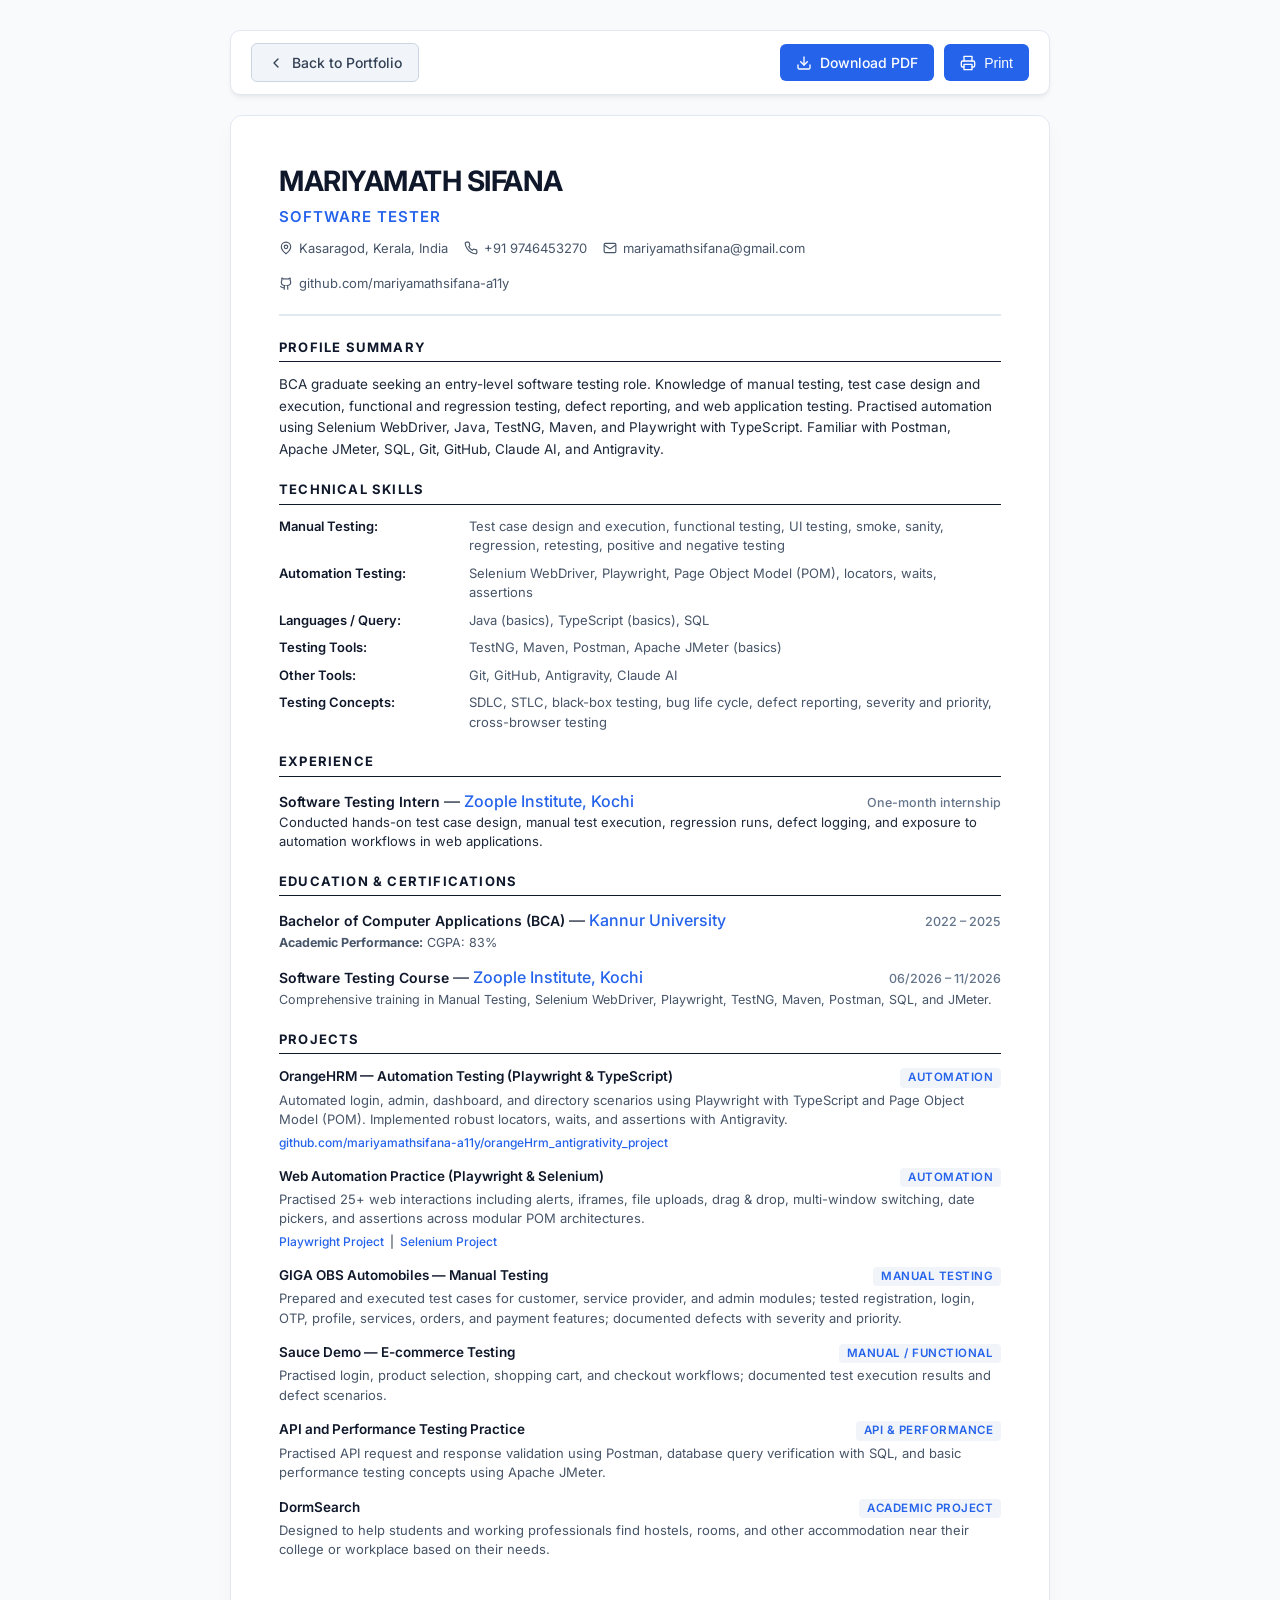
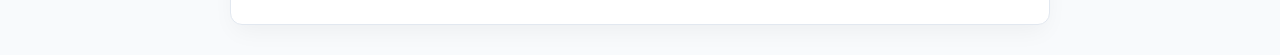
<file: resume.html>
<!DOCTYPE html>
<html lang="en">
<head>
  <meta charset="UTF-8">
  <meta name="viewport" content="width=device-width, initial-scale=1.0">
  <title>Mariyamath Sifana - Resume | Software Tester</title>
  <link rel="preconnect" href="https://fonts.googleapis.com">
  <link rel="preconnect" href="https://fonts.gstatic.com" crossorigin>
  <link href="https://fonts.googleapis.com/css2?family=Inter:wght@300;400;500;600;700&family=JetBrains+Mono:wght@400;500&display=swap" rel="stylesheet">
  <style>
    :root {
      --primary: #0f172a;
      --accent: #2563eb;
      --text: #1e293b;
      --text-muted: #475569;
      --border: #e2e8f0;
      --bg: #ffffff;
      --tag-bg: #f1f5f9;
    }

    * {
      box-sizing: border-box;
      margin: 0;
      padding: 0;
    }

    body {
      font-family: 'Inter', -apple-system, BlinkMacSystemFont, "Segoe UI", Roboto, sans-serif;
      background-color: #f8fafc;
      color: var(--text);
      line-height: 1.5;
      padding: 30px 15px;
      -webkit-font-smoothing: antialiased;
    }

    .resume-actions-bar {
      max-width: 820px;
      margin: 0 auto 20px auto;
      display: flex;
      justify-content: space-between;
      align-items: center;
      background: white;
      padding: 12px 20px;
      border-radius: 10px;
      box-shadow: 0 4px 6px -1px rgba(0,0,0,0.05), 0 2px 4px -2px rgba(0,0,0,0.05);
      border: 1px solid var(--border);
    }

    .resume-actions-bar a, .resume-actions-bar button {
      display: inline-flex;
      align-items: center;
      gap: 8px;
      padding: 8px 16px;
      font-size: 14px;
      font-weight: 500;
      border-radius: 6px;
      text-decoration: none;
      cursor: pointer;
      transition: all 0.2s ease;
    }

    .btn-back {
      background: #f1f5f9;
      color: #334155;
      border: 1px solid #cbd5e1;
    }

    .btn-back:hover {
      background: #e2e8f0;
    }

    .btn-print {
      background: #2563eb;
      color: white;
      border: none;
    }

    .btn-print:hover {
      background: #1d4ed8;
    }

    .resume-container {
      max-width: 820px;
      margin: 0 auto;
      background: var(--bg);
      border: 1px solid var(--border);
      border-radius: 12px;
      box-shadow: 0 10px 25px -5px rgba(0,0,0,0.05);
      padding: 44px 48px;
    }

    /* Header */
    .header {
      border-bottom: 2px solid var(--border);
      padding-bottom: 20px;
      margin-bottom: 22px;
    }

    .header-top {
      display: flex;
      justify-content: space-between;
      align-items: flex-start;
      margin-bottom: 10px;
    }

    .name {
      font-size: 28px;
      font-weight: 700;
      letter-spacing: -0.5px;
      color: var(--primary);
      text-transform: uppercase;
    }

    .title {
      font-size: 15px;
      font-weight: 600;
      color: var(--accent);
      letter-spacing: 1px;
      text-transform: uppercase;
      margin-top: 4px;
    }

    .contact-details {
      display: flex;
      flex-wrap: wrap;
      gap: 16px;
      font-size: 13px;
      color: var(--text-muted);
      margin-top: 10px;
    }

    .contact-item {
      display: flex;
      align-items: center;
      gap: 6px;
    }

    .contact-item a {
      color: var(--text-muted);
      text-decoration: none;
    }

    .contact-item a:hover {
      color: var(--accent);
      text-decoration: underline;
    }

    /* Sections */
    .section {
      margin-bottom: 20px;
    }

    .section-title {
      font-size: 13px;
      font-weight: 700;
      color: var(--primary);
      text-transform: uppercase;
      letter-spacing: 1.2px;
      border-bottom: 1.5px solid #0f172a;
      padding-bottom: 4px;
      margin-bottom: 12px;
      display: flex;
      align-items: center;
      gap: 8px;
    }

    .summary-text {
      font-size: 13.5px;
      line-height: 1.6;
      color: var(--text);
    }

    /* Skills Grid */
    .skills-grid {
      display: flex;
      flex-direction: column;
      gap: 8px;
    }

    .skill-row {
      display: grid;
      grid-template-columns: 190px 1fr;
      font-size: 13px;
      align-items: baseline;
      line-height: 1.5;
    }

    .skill-category {
      font-weight: 600;
      color: var(--primary);
    }

    .skill-items {
      color: var(--text-muted);
    }

    /* Experience & Education */
    .timeline-item {
      margin-bottom: 12px;
    }

    .timeline-item:last-child {
      margin-bottom: 0;
    }

    .timeline-header {
      display: flex;
      justify-content: space-between;
      align-items: baseline;
    }

    .timeline-role {
      font-size: 14px;
      font-weight: 600;
      color: var(--primary);
    }

    .timeline-company {
      font-weight: 500;
      color: var(--accent);
    }

    .timeline-date {
      font-size: 12.5px;
      font-weight: 500;
      color: #64748b;
    }

    .timeline-meta {
      font-size: 12.5px;
      color: var(--text-muted);
      margin-top: 2px;
      margin-bottom: 4px;
    }

    .timeline-body {
      font-size: 13px;
      color: var(--text);
      line-height: 1.5;
    }

    /* Projects */
    .project-item {
      margin-bottom: 14px;
    }

    .project-item:last-child {
      margin-bottom: 0;
    }

    .project-header {
      display: flex;
      justify-content: space-between;
      align-items: baseline;
      margin-bottom: 3px;
    }

    .project-title {
      font-size: 13.5px;
      font-weight: 600;
      color: var(--primary);
    }

    .project-type {
      font-size: 11.5px;
      font-weight: 600;
      padding: 1px 8px;
      background: var(--tag-bg);
      color: var(--accent);
      border-radius: 4px;
      text-transform: uppercase;
      letter-spacing: 0.5px;
    }

    .project-desc {
      font-size: 13px;
      color: var(--text-muted);
      line-height: 1.5;
    }

    .project-links {
      margin-top: 4px;
      font-size: 12px;
    }

    .project-links a {
      color: var(--accent);
      text-decoration: none;
      font-weight: 500;
    }

    .project-links a:hover {
      text-decoration: underline;
    }

    /* Print Styles */
    @media print {
      body {
        background: white;
        padding: 0;
        margin: 0;
      }

      .resume-actions-bar {
        display: none !important;
      }

      .resume-container {
        border: none;
        box-shadow: none;
        padding: 0;
        max-width: 100%;
      }

      @page {
        size: A4;
        margin: 1.5cm;
      }

      a {
        text-decoration: none;
        color: inherit !important;
      }
    }
  </style>
</head>
<body>

  <!-- Top Action Bar (Hidden when printing) -->
  <div class="resume-actions-bar">
    <a href="index.html" class="btn-back">
      <svg width="16" height="16" viewBox="0 0 24 24" fill="none" stroke="currentColor" stroke-width="2" stroke-linecap="round" stroke-linejoin="round"><path d="m15 18-6-6 6-6"/></svg>
      Back to Portfolio
    </a>
    <div style="display: flex; gap: 10px;">
      <a href="assets/docs/Mariyamath_Sifana_Resume.pdf" download="Mariyamath_Sifana_Resume.pdf" class="btn-print" style="text-decoration:none;">
        <svg width="16" height="16" viewBox="0 0 24 24" fill="none" stroke="currentColor" stroke-width="2" stroke-linecap="round" stroke-linejoin="round"><path d="M21 15v4a2 2 0 0 1-2 2H5a2 2 0 0 1-2-2v-4"/><polyline points="7 10 12 15 17 10"/><line x1="12" x2="12" y1="15" y2="3"/></svg>
        Download PDF
      </a>
      <button onclick="window.print()" class="btn-print">
        <svg width="16" height="16" viewBox="0 0 24 24" fill="none" stroke="currentColor" stroke-width="2" stroke-linecap="round" stroke-linejoin="round"><polyline points="6 9 6 2 18 2 18 9"/><path d="M6 18H4a2 2 0 0 1-2-2v-5a2 2 0 0 1 2-2h16a2 2 0 0 1 2 2v5a2 2 0 0 1-2 2h-2"/><rect width="12" height="8" x="6" y="14"/></svg>
        Print
      </button>
    </div>
  </div>

  <div class="resume-container">
    <!-- Header -->
    <header class="header">
      <div class="header-top">
        <div>
          <h1 class="name">Mariyamath Sifana</h1>
          <div class="title">Software Tester</div>
        </div>
      </div>
      <div class="contact-details">
        <div class="contact-item">
          <svg width="14" height="14" viewBox="0 0 24 24" fill="none" stroke="currentColor" stroke-width="2"><path d="M20 10c0 6-8 12-8 12s-8-6-8-12a8 8 0 0 1 16 0Z"/><circle cx="12" cy="10" r="3"/></svg>
          <span>Kasaragod, Kerala, India</span>
        </div>
        <div class="contact-item">
          <svg width="14" height="14" viewBox="0 0 24 24" fill="none" stroke="currentColor" stroke-width="2"><path d="M22 16.92v3a2 2 0 0 1-2.18 2 19.79 19.79 0 0 1-8.63-3.07 19.5 19.5 0 0 1-6-6 19.79 19.79 0 0 1-3.07-8.67A2 2 0 0 1 4.11 2h3a2 2 0 0 1 2 1.72 12.84 12.84 0 0 0 .7 2.81 2 2 0 0 1-.45 2.11L8.09 9.91a16 16 0 0 0 6 6l1.27-1.27a2 2 0 0 1 2.11-.45 12.84 12.84 0 0 0 2.81.7A2 2 0 0 1 22 16.92z"/></svg>
          <a href="tel:9746453270">+91 9746453270</a>
        </div>
        <div class="contact-item">
          <svg width="14" height="14" viewBox="0 0 24 24" fill="none" stroke="currentColor" stroke-width="2"><rect width="20" height="16" x="2" y="4" rx="2"/><path d="m22 7-8.97 5.7a1.94 1.94 0 0 1-2.06 0L2 7"/></svg>
          <a href="mailto:mariyamathsifana@gmail.com">mariyamathsifana@gmail.com</a>
        </div>
        <div class="contact-item">
          <svg width="14" height="14" viewBox="0 0 24 24" fill="none" stroke="currentColor" stroke-width="2"><path d="M15 22v-4a4.8 4.8 0 0 0-1-3.5c3 0 6-2 6-5.5.08-1.25-.27-2.48-1-3.5.28-1.15.28-2.35 0-3.5 0 0-1 0-3 1.5-2.64-.5-5.36-.5-8 0C6 2 5 2 5 2c-.3 1.15-.3 2.35 0 3.5A5.403 5.403 0 0 0 4 9c0 3.5 3 5.5 6 5.5-.39.49-.68 1.05-.85 1.65-.17.6-.22 1.23-.15 1.85v4"/><path d="M9 18c-4.51 2-5-2-7-2"/></svg>
          <a href="https://github.com/mariyamathsifana-a11y" target="_blank" rel="noreferrer">github.com/mariyamathsifana-a11y</a>
        </div>
      </div>
    </header>

    <!-- Profile Summary -->
    <section class="section">
      <h2 class="section-title">Profile Summary</h2>
      <p class="summary-text">
        BCA graduate seeking an entry-level software testing role. Knowledge of manual testing, test case design and execution, functional and regression testing, defect reporting, and web application testing. Practised automation using Selenium WebDriver, Java, TestNG, Maven, and Playwright with TypeScript. Familiar with Postman, Apache JMeter, SQL, Git, GitHub, Claude AI, and Antigravity.
      </p>
    </section>

    <!-- Technical Skills -->
    <section class="section">
      <h2 class="section-title">Technical Skills</h2>
      <div class="skills-grid">
        <div class="skill-row">
          <span class="skill-category">Manual Testing:</span>
          <span class="skill-items">Test case design and execution, functional testing, UI testing, smoke, sanity, regression, retesting, positive and negative testing</span>
        </div>
        <div class="skill-row">
          <span class="skill-category">Automation Testing:</span>
          <span class="skill-items">Selenium WebDriver, Playwright, Page Object Model (POM), locators, waits, assertions</span>
        </div>
        <div class="skill-row">
          <span class="skill-category">Languages / Query:</span>
          <span class="skill-items">Java (basics), TypeScript (basics), SQL</span>
        </div>
        <div class="skill-row">
          <span class="skill-category">Testing Tools:</span>
          <span class="skill-items">TestNG, Maven, Postman, Apache JMeter (basics)</span>
        </div>
        <div class="skill-row">
          <span class="skill-category">Other Tools:</span>
          <span class="skill-items">Git, GitHub, Antigravity, Claude AI</span>
        </div>
        <div class="skill-row">
          <span class="skill-category">Testing Concepts:</span>
          <span class="skill-items">SDLC, STLC, black-box testing, bug life cycle, defect reporting, severity and priority, cross-browser testing</span>
        </div>
      </div>
    </section>

    <!-- Experience -->
    <section class="section">
      <h2 class="section-title">Experience</h2>
      <div class="timeline-item">
        <div class="timeline-header">
          <div>
            <span class="timeline-role">Software Testing Intern</span> — <span class="timeline-company">Zoople Institute, Kochi</span>
          </div>
          <span class="timeline-date">One-month internship</span>
        </div>
        <p class="timeline-body">
          Conducted hands-on test case design, manual test execution, regression runs, defect logging, and exposure to automation workflows in web applications.
        </p>
      </div>
    </section>

    <!-- Education -->
    <section class="section">
      <h2 class="section-title">Education & Certifications</h2>
      <div class="timeline-item">
        <div class="timeline-header">
          <div>
            <span class="timeline-role">Bachelor of Computer Applications (BCA)</span> — <span class="timeline-company">Kannur University</span>
          </div>
          <span class="timeline-date">2022 – 2025</span>
        </div>
        <div class="timeline-meta"><strong>Academic Performance:</strong> CGPA: 83%</div>
      </div>
      <div class="timeline-item" style="margin-top: 10px;">
        <div class="timeline-header">
          <div>
            <span class="timeline-role">Software Testing Course</span> — <span class="timeline-company">Zoople Institute, Kochi</span>
          </div>
          <span class="timeline-date">06/2026 – 11/2026</span>
        </div>
        <div class="timeline-meta">Comprehensive training in Manual Testing, Selenium WebDriver, Playwright, TestNG, Maven, Postman, SQL, and JMeter.</div>
      </div>
    </section>

    <!-- Projects -->
    <section class="section">
      <h2 class="section-title">Projects</h2>

      <div class="project-item">
        <div class="project-header">
          <span class="project-title">OrangeHRM — Automation Testing (Playwright & TypeScript)</span>
          <span class="project-type">Automation</span>
        </div>
        <p class="project-desc">
          Automated login, admin, dashboard, and directory scenarios using Playwright with TypeScript and Page Object Model (POM). Implemented robust locators, waits, and assertions with Antigravity.
        </p>
        <div class="project-links">
          <a href="https://github.com/mariyamathsifana-a11y/orangeHrm_antigrativity_project" target="_blank" rel="noreferrer">github.com/mariyamathsifana-a11y/orangeHrm_antigrativity_project</a>
        </div>
      </div>

      <div class="project-item">
        <div class="project-header">
          <span class="project-title">Web Automation Practice (Playwright & Selenium)</span>
          <span class="project-type">Automation</span>
        </div>
        <p class="project-desc">
          Practised 25+ web interactions including alerts, iframes, file uploads, drag & drop, multi-window switching, date pickers, and assertions across modular POM architectures.
        </p>
        <div class="project-links">
          <a href="https://github.com/mariyamathsifana-a11y/playwright_automation_testing_project" target="_blank" rel="noreferrer">Playwright Project</a> &nbsp;|&nbsp;
          <a href="https://github.com/mariyamathsifana-a11y/selenium_Automation_project" target="_blank" rel="noreferrer">Selenium Project</a>
        </div>
      </div>

      <div class="project-item">
        <div class="project-header">
          <span class="project-title">GIGA OBS Automobiles — Manual Testing</span>
          <span class="project-type">Manual Testing</span>
        </div>
        <p class="project-desc">
          Prepared and executed test cases for customer, service provider, and admin modules; tested registration, login, OTP, profile, services, orders, and payment features; documented defects with severity and priority.
        </p>
      </div>

      <div class="project-item">
        <div class="project-header">
          <span class="project-title">Sauce Demo — E-commerce Testing</span>
          <span class="project-type">Manual / Functional</span>
        </div>
        <p class="project-desc">
          Practised login, product selection, shopping cart, and checkout workflows; documented test execution results and defect scenarios.
        </p>
      </div>

      <div class="project-item">
        <div class="project-header">
          <span class="project-title">API and Performance Testing Practice</span>
          <span class="project-type">API & Performance</span>
        </div>
        <p class="project-desc">
          Practised API request and response validation using Postman, database query verification with SQL, and basic performance testing concepts using Apache JMeter.
        </p>
      </div>

      <div class="project-item">
        <div class="project-header">
          <span class="project-title">DormSearch</span>
          <span class="project-type">Academic Project</span>
        </div>
        <p class="project-desc">
          Designed to help students and working professionals find hostels, rooms, and other accommodation near their college or workplace based on their needs.
        </p>
      </div>
    </section>
  </div>

</body>
</html>
</file>
<file: css/style.css>
/* ==========================================================================
   MARIYAMATH SIFANA - PREMIUM PORTFOLIO STYLESHEET
   Design System: Modern Minimalist Dark / Light Glassmorphism Architecture
   ========================================================================== */

/* --------------------------------------------------------------------------
   1. CSS Variables & Theming
   -------------------------------------------------------------------------- */
:root {
  /* Dark Theme (Default) */
  --bg-primary: #080c15;
  --bg-secondary: #0d1322;
  --bg-card: rgba(18, 26, 44, 0.7);
  --bg-card-hover: rgba(26, 38, 64, 0.85);
  --bg-card-solid: #111a2e;
  --bg-glass: rgba(13, 19, 34, 0.8);
  --bg-glass-nav: rgba(8, 12, 21, 0.85);
  --bg-tag: rgba(59, 130, 246, 0.1);
  --bg-code: #060910;

  --text-primary: #f8fafc;
  --text-secondary: #94a3b8;
  --text-tertiary: #64748b;
  --text-inverse: #0f172a;

  --border-subtle: rgba(255, 255, 255, 0.08);
  --border-light: rgba(255, 255, 255, 0.14);
  --border-focus: rgba(59, 130, 246, 0.5);

  --accent-primary: #3b82f6;
  --accent-secondary: #6366f1;
  --accent-gradient: linear-gradient(135deg, #3b82f6 0%, #6366f1 100%);
  --accent-gradient-glow: linear-gradient(135deg, rgba(59, 130, 246, 0.25) 0%, rgba(99, 102, 241, 0.25) 100%);
  --accent-cyan: #06b6d4;
  --accent-mint: #10b981;
  --accent-amber: #f59e0b;

  --shadow-sm: 0 2px 8px rgba(0, 0, 0, 0.25);
  --shadow-md: 0 8px 24px -4px rgba(0, 0, 0, 0.4);
  --shadow-lg: 0 16px 40px -8px rgba(0, 0, 0, 0.5);
  --shadow-glow: 0 0 35px -5px rgba(59, 130, 246, 0.35);

  --radius-sm: 6px;
  --radius-md: 12px;
  --radius-lg: 18px;
  --radius-full: 9999px;

  --transition-fast: 0.18s cubic-bezier(0.4, 0, 0.2, 1);
  --transition-normal: 0.28s cubic-bezier(0.4, 0, 0.2, 1);
  --transition-slow: 0.4s cubic-bezier(0.16, 1, 0.3, 1);

  --font-sans: 'Plus Jakarta Sans', -apple-system, BlinkMacSystemFont, 'Segoe UI', Roboto, sans-serif;
  --font-mono: 'JetBrains Mono', 'Fira Code', monospace;
  --container-max: 1200px;
}

[data-theme="light"] {
  --bg-primary: #f8fafc;
  --bg-secondary: #f1f5f9;
  --bg-card: rgba(255, 255, 255, 0.85);
  --bg-card-hover: rgba(255, 255, 255, 0.98);
  --bg-card-solid: #ffffff;
  --bg-glass: rgba(255, 255, 255, 0.85);
  --bg-glass-nav: rgba(255, 255, 255, 0.9);
  --bg-tag: #e0f2fe;
  --bg-code: #0f172a;

  --text-primary: #0f172a;
  --text-secondary: #475569;
  --text-tertiary: #64748b;
  --text-inverse: #f8fafc;

  --border-subtle: #e2e8f0;
  --border-light: #cbd5e1;
  --border-focus: #3b82f6;

  --shadow-sm: 0 2px 6px rgba(0, 0, 0, 0.04);
  --shadow-md: 0 8px 20px -3px rgba(0, 0, 0, 0.06);
  --shadow-lg: 0 16px 36px -6px rgba(0, 0, 0, 0.08);
  --shadow-glow: 0 0 25px -4px rgba(59, 130, 246, 0.2);
}

/* --------------------------------------------------------------------------
   2. Reset & Base Styles
   -------------------------------------------------------------------------- */
*, *::before, *::after {
  box-sizing: border-box;
  margin: 0;
  padding: 0;
}

html {
  scroll-behavior: smooth;
  scroll-padding-top: 80px;
  font-size: 16px;
}

body {
  font-family: var(--font-sans);
  background-color: var(--bg-primary);
  color: var(--text-primary);
  line-height: 1.6;
  -webkit-font-smoothing: antialiased;
  -moz-osx-font-smoothing: grayscale;
  overflow-x: hidden;
  transition: background-color var(--transition-normal), color var(--transition-normal);
  position: relative;
}

/* Background Ambient Glow & Grid */
body::before {
  content: "";
  position: fixed;
  top: 0;
  left: 0;
  right: 0;
  height: 100vh;
  background: 
    radial-gradient(circle at 15% 20%, rgba(59, 130, 246, 0.12) 0%, transparent 45%),
    radial-gradient(circle at 85% 30%, rgba(99, 102, 241, 0.1) 0%, transparent 40%),
    radial-gradient(circle at 50% 80%, rgba(16, 185, 129, 0.06) 0%, transparent 50%);
  pointer-events: none;
  z-index: -2;
}

body::after {
  content: "";
  position: fixed;
  inset: 0;
  background-image: linear-gradient(to right, rgba(255,255,255,0.02) 1px, transparent 1px),
                    linear-gradient(to bottom, rgba(255,255,255,0.02) 1px, transparent 1px);
  background-size: 40px 40px;
  pointer-events: none;
  z-index: -1;
}

[data-theme="light"] body::after {
  background-image: linear-gradient(to right, rgba(0,0,0,0.025) 1px, transparent 1px),
                    linear-gradient(to bottom, rgba(0,0,0,0.025) 1px, transparent 1px);
}

a {
  color: inherit;
  text-decoration: none;
  transition: color var(--transition-fast);
}

img {
  max-width: 100%;
  display: block;
}

button {
  font-family: inherit;
  cursor: pointer;
  border: none;
  background: none;
  outline: none;
}

/* Container */
.container {
  max-width: var(--container-max);
  margin: 0 auto;
  padding: 0 24px;
}

/* Section Common */
.section {
  padding: 100px 0;
  position: relative;
}

.section-header {
  text-align: center;
  max-width: 720px;
  margin: 0 auto 56px auto;
}

.section-tag {
  display: inline-flex;
  align-items: center;
  gap: 8px;
  padding: 6px 14px;
  background: var(--bg-tag);
  border: 1px solid rgba(59, 130, 246, 0.25);
  color: var(--accent-primary);
  border-radius: var(--radius-full);
  font-size: 0.8125rem;
  font-weight: 600;
  text-transform: uppercase;
  letter-spacing: 0.75px;
  margin-bottom: 16px;
}

.section-title {
  font-size: clamp(2rem, 3.5vw, 2.75rem);
  font-weight: 700;
  letter-spacing: -0.75px;
  line-height: 1.2;
  margin-bottom: 16px;
}

.section-subtitle {
  font-size: 1.0625rem;
  color: var(--text-secondary);
  line-height: 1.65;
}

/* --------------------------------------------------------------------------
   3. Navigation Bar
   -------------------------------------------------------------------------- */
.navbar-wrapper {
  position: fixed;
  top: 0;
  left: 0;
  right: 0;
  z-index: 1000;
  padding: 16px 24px;
  transition: padding var(--transition-normal);
}

.navbar-wrapper.scrolled {
  padding: 10px 24px;
}

.navbar {
  max-width: var(--container-max);
  margin: 0 auto;
  background: var(--bg-glass-nav);
  backdrop-filter: blur(16px);
  -webkit-backdrop-filter: blur(16px);
  border: 1px solid var(--border-subtle);
  border-radius: var(--radius-lg);
  padding: 10px 20px;
  display: flex;
  align-items: center;
  justify-content: space-between;
  box-shadow: var(--shadow-md);
  transition: all var(--transition-normal);
}

.nav-brand {
  display: flex;
  align-items: center;
  gap: 12px;
  font-weight: 700;
  font-size: 1.125rem;
  letter-spacing: -0.25px;
}

.brand-badge {
  width: 38px;
  height: 38px;
  border-radius: var(--radius-md);
  background: var(--accent-gradient);
  color: white;
  display: flex;
  align-items: center;
  justify-content: center;
  font-size: 0.875rem;
  font-weight: 800;
  box-shadow: 0 4px 12px rgba(59, 130, 246, 0.4);
}

.brand-text-role {
  display: block;
  font-size: 0.72rem;
  font-weight: 500;
  color: var(--accent-primary);
  text-transform: uppercase;
  letter-spacing: 0.5px;
}

.nav-menu {
  display: flex;
  align-items: center;
  gap: 6px;
  list-style: none;
}

.nav-link {
  font-size: 0.875rem;
  font-weight: 500;
  color: var(--text-secondary);
  padding: 8px 14px;
  border-radius: var(--radius-md);
  transition: all var(--transition-fast);
}

.nav-link:hover, .nav-link.active {
  color: var(--text-primary);
  background: rgba(255, 255, 255, 0.06);
}

[data-theme="light"] .nav-link:hover, [data-theme="light"] .nav-link.active {
  background: rgba(0, 0, 0, 0.05);
}

.nav-actions {
  display: flex;
  align-items: center;
  gap: 12px;
}

.theme-toggle-btn {
  width: 38px;
  height: 38px;
  border-radius: var(--radius-md);
  background: rgba(255, 255, 255, 0.05);
  border: 1px solid var(--border-subtle);
  color: var(--text-secondary);
  display: flex;
  align-items: center;
  justify-content: center;
  transition: all var(--transition-fast);
}

.theme-toggle-btn:hover {
  color: var(--text-primary);
  border-color: var(--border-light);
  background: rgba(255, 255, 255, 0.1);
}

.btn-nav-cta {
  display: inline-flex;
  align-items: center;
  gap: 8px;
  padding: 8px 18px;
  font-size: 0.84rem;
  font-weight: 600;
  color: white;
  background: var(--accent-gradient);
  border-radius: var(--radius-md);
  box-shadow: 0 4px 14px rgba(59, 130, 246, 0.3);
  transition: all var(--transition-fast);
}

.btn-nav-cta:hover {
  transform: translateY(-1px);
  box-shadow: 0 6px 18px rgba(59, 130, 246, 0.45);
}

.mobile-menu-btn {
  display: none;
  width: 38px;
  height: 38px;
  border-radius: var(--radius-md);
  color: var(--text-primary);
  border: 1px solid var(--border-subtle);
  align-items: center;
  justify-content: center;
}

/* Scroll progress bar */
.scroll-progress-bar {
  position: fixed;
  top: 0;
  left: 0;
  height: 3px;
  background: var(--accent-gradient);
  width: 0%;
  z-index: 2000;
  transition: width 0.1s linear;
}

/* --------------------------------------------------------------------------
   4. Hero Section
   -------------------------------------------------------------------------- */
.hero-section {
  padding-top: 130px;
  padding-bottom: 70px;
  min-height: auto;
  position: relative;
}

.hero-grid {
  display: grid;
  grid-template-columns: 1.15fr 0.85fr;
  gap: 56px;
  align-items: center;
}

.hero-status-pill {
  display: inline-flex;
  align-items: center;
  gap: 8px;
  padding: 6px 16px;
  background: rgba(16, 185, 129, 0.12);
  border: 1px solid rgba(16, 185, 129, 0.3);
  border-radius: var(--radius-full);
  font-size: 0.8125rem;
  font-weight: 600;
  color: var(--accent-mint);
  margin-bottom: 24px;
}

.pulse-dot {
  width: 8px;
  height: 8px;
  background-color: var(--accent-mint);
  border-radius: 50%;
  position: relative;
}

.pulse-dot::after {
  content: "";
  position: absolute;
  inset: -3px;
  border-radius: 50%;
  border: 2px solid var(--accent-mint);
  animation: pulse-ring 1.8s infinite;
}

@keyframes pulse-ring {
  0% { transform: scale(0.9); opacity: 1; }
  100% { transform: scale(2.2); opacity: 0; }
}

.hero-greeting {
  font-size: 1.125rem;
  font-weight: 500;
  color: var(--text-secondary);
  margin-bottom: 8px;
}

.hero-name {
  font-size: clamp(2.5rem, 5vw, 4rem);
  font-weight: 800;
  letter-spacing: -1.5px;
  line-height: 1.1;
  margin-bottom: 12px;
}

.hero-title-highlight {
  display: inline-block;
  background: var(--accent-gradient);
  -webkit-background-clip: text;
  background-clip: text;
  -webkit-text-fill-color: transparent;
  font-size: clamp(1.4rem, 2.8vw, 2rem);
  font-weight: 700;
  margin-bottom: 20px;
  letter-spacing: -0.5px;
}

.hero-bio {
  font-size: 1.0625rem;
  color: var(--text-secondary);
  line-height: 1.7;
  max-width: 580px;
  margin-bottom: 32px;
}

.hero-cta-group {
  display: flex;
  flex-wrap: wrap;
  gap: 14px;
  margin-bottom: 36px;
}

/* Buttons */
.btn-primary {
  display: inline-flex;
  align-items: center;
  gap: 10px;
  padding: 13px 26px;
  background: var(--accent-gradient);
  color: #ffffff;
  font-weight: 600;
  font-size: 0.9375rem;
  border-radius: var(--radius-md);
  box-shadow: 0 4px 20px rgba(59, 130, 246, 0.35);
  transition: all var(--transition-fast);
}

.btn-primary:hover {
  transform: translateY(-2px);
  box-shadow: 0 8px 25px rgba(59, 130, 246, 0.5);
}

.btn-secondary {
  display: inline-flex;
  align-items: center;
  gap: 10px;
  padding: 13px 24px;
  background: var(--bg-card);
  color: var(--text-primary);
  font-weight: 600;
  font-size: 0.9375rem;
  border: 1px solid var(--border-light);
  border-radius: var(--radius-md);
  backdrop-filter: blur(8px);
  transition: all var(--transition-fast);
}

.btn-secondary:hover {
  background: var(--bg-card-hover);
  border-color: var(--accent-primary);
  transform: translateY(-2px);
}

.btn-ghost {
  display: inline-flex;
  align-items: center;
  gap: 8px;
  padding: 10px 18px;
  font-size: 0.875rem;
  font-weight: 500;
  color: var(--text-secondary);
  border-radius: var(--radius-md);
  transition: all var(--transition-fast);
}

.btn-ghost:hover {
  color: var(--text-primary);
  background: rgba(255, 255, 255, 0.05);
}

/* Quick Contact / Social Badges in Hero */
.hero-social-row {
  display: flex;
  align-items: center;
  gap: 16px;
  flex-wrap: wrap;
}

.social-item {
  display: inline-flex;
  align-items: center;
  gap: 8px;
  font-size: 0.875rem;
  color: var(--text-secondary);
  padding: 6px 12px;
  background: rgba(255, 255, 255, 0.04);
  border: 1px solid var(--border-subtle);
  border-radius: var(--radius-full);
  transition: all var(--transition-fast);
}

.social-item:hover {
  color: var(--accent-primary);
  border-color: var(--accent-primary);
  background: var(--bg-tag);
}

/* Hero Profile Visual */
.hero-visual-wrapper {
  position: relative;
  display: flex;
  justify-content: center;
  align-items: center;
}

.profile-card-container {
  position: relative;
  width: 100%;
  max-width: 380px;
}

.profile-card-container::before {
  content: "";
  position: absolute;
  inset: -12px;
  background: var(--accent-gradient-glow);
  filter: blur(28px);
  border-radius: 28px;
  z-index: 0;
  opacity: 0.8;
  animation: glow-pulse 6s ease-in-out infinite alternate;
}

@keyframes glow-pulse {
  0% { transform: scale(0.97); opacity: 0.6; }
  100% { transform: scale(1.03); opacity: 0.9; }
}

.profile-card {
  position: relative;
  z-index: 1;
  background: var(--bg-card);
  backdrop-filter: blur(20px);
  border: 1px solid var(--border-light);
  border-radius: 24px;
  padding: 16px;
  box-shadow: var(--shadow-lg);
  overflow: hidden;
}

.profile-image-box {
  width: 100%;
  height: 420px;
  border-radius: 18px;
  overflow: hidden;
  position: relative;
  background: #0f172a;
}

.profile-image-box img {
  width: 100%;
  height: 100%;
  object-fit: cover;
  object-position: center 20%;
  transition: transform var(--transition-slow);
}

.profile-card:hover .profile-image-box img {
  transform: scale(1.03);
}

/* Floating QA Badges around Profile */
.floating-badge {
  position: absolute;
  z-index: 2;
  background: var(--bg-glass);
  backdrop-filter: blur(14px);
  border: 1px solid var(--border-light);
  border-radius: var(--radius-md);
  padding: 10px 14px;
  display: flex;
  align-items: center;
  gap: 10px;
  box-shadow: var(--shadow-md);
  animation: float 4s ease-in-out infinite alternate;
}

.badge-top-left {
  top: 25px;
  left: -20px;
}

.badge-bottom-right {
  bottom: 25px;
  right: -20px;
  animation-delay: -2s;
}

@keyframes float {
  0% { transform: translateY(0px); }
  100% { transform: translateY(-8px); }
}

.badge-icon {
  width: 32px;
  height: 32px;
  border-radius: var(--radius-sm);
  display: flex;
  align-items: center;
  justify-content: center;
}

.badge-icon.success {
  background: rgba(16, 185, 129, 0.15);
  color: var(--accent-mint);
}

.badge-icon.primary {
  background: rgba(59, 130, 246, 0.15);
  color: var(--accent-primary);
}

.badge-label {
  font-size: 0.75rem;
  color: var(--text-tertiary);
  text-transform: uppercase;
  font-weight: 600;
  display: block;
}

.badge-value {
  font-size: 0.875rem;
  font-weight: 700;
  color: var(--text-primary);
  display: block;
}

/* Hero Quick Stats Strip */
.hero-stats-strip {
  margin-top: 56px;
  background: var(--bg-card);
  backdrop-filter: blur(16px);
  border: 1px solid var(--border-subtle);
  border-radius: var(--radius-lg);
  padding: 24px 32px;
  display: grid;
  grid-template-columns: repeat(4, 1fr);
  gap: 24px;
  box-shadow: var(--shadow-sm);
}

.stat-item {
  display: flex;
  flex-direction: column;
  gap: 4px;
}

.stat-number {
  font-size: 1.875rem;
  font-weight: 800;
  letter-spacing: -0.5px;
  background: var(--accent-gradient);
  -webkit-background-clip: text;
  background-clip: text;
  -webkit-text-fill-color: transparent;
  font-family: var(--font-sans);
}

.stat-label {
  font-size: 0.8125rem;
  font-weight: 600;
  color: var(--text-secondary);
}

.stat-desc {
  font-size: 0.75rem;
  color: var(--text-tertiary);
}

/* --------------------------------------------------------------------------
   5. About Me Section
   -------------------------------------------------------------------------- */
.about-grid {
  display: grid;
  grid-template-columns: 1.15fr 0.85fr;
  gap: 48px;
  align-items: start;
}

.about-narrative {
  background: var(--bg-card);
  border: 1px solid var(--border-subtle);
  border-radius: var(--radius-lg);
  padding: 36px 40px;
  box-shadow: var(--shadow-sm);
}

.about-intro-highlight {
  font-size: 1.1875rem;
  font-weight: 600;
  color: var(--text-primary);
  line-height: 1.6;
  margin-bottom: 20px;
}

.about-narrative p {
  color: var(--text-secondary);
  font-size: 1rem;
  line-height: 1.75;
  margin-bottom: 18px;
}

.about-narrative p:last-child {
  margin-bottom: 0;
}

.about-cards-col {
  display: flex;
  flex-direction: column;
  gap: 16px;
}

.about-feature-card {
  background: var(--bg-card);
  border: 1px solid var(--border-subtle);
  border-radius: var(--radius-md);
  padding: 20px 24px;
  display: flex;
  align-items: flex-start;
  gap: 16px;
  transition: all var(--transition-fast);
}

.about-feature-card:hover {
  border-color: var(--border-focus);
  background: var(--bg-card-hover);
  transform: translateX(4px);
}

.about-feature-icon {
  width: 44px;
  height: 44px;
  flex-shrink: 0;
  border-radius: var(--radius-md);
  background: var(--bg-tag);
  color: var(--accent-primary);
  display: flex;
  align-items: center;
  justify-content: center;
}

.about-feature-title {
  font-size: 0.9375rem;
  font-weight: 700;
  color: var(--text-primary);
  margin-bottom: 4px;
}

.about-feature-desc {
  font-size: 0.84rem;
  color: var(--text-secondary);
  line-height: 1.5;
}

/* --------------------------------------------------------------------------
   6. Technical Skills Section
   -------------------------------------------------------------------------- */
.skills-filter-nav {
  display: flex;
  justify-content: center;
  flex-wrap: wrap;
  gap: 8px;
  margin-bottom: 40px;
}

.skill-filter-btn {
  padding: 8px 18px;
  font-size: 0.875rem;
  font-weight: 600;
  color: var(--text-secondary);
  background: var(--bg-card);
  border: 1px solid var(--border-subtle);
  border-radius: var(--radius-full);
  transition: all var(--transition-fast);
}

.skill-filter-btn:hover, .skill-filter-btn.active {
  color: white;
  background: var(--accent-gradient);
  border-color: transparent;
  box-shadow: 0 4px 14px rgba(59, 130, 246, 0.3);
}

.skills-categories-grid {
  display: grid;
  grid-template-columns: repeat(3, 1fr);
  gap: 24px;
}

.skill-category-card {
  background: var(--bg-card);
  border: 1px solid var(--border-subtle);
  border-radius: var(--radius-lg);
  padding: 28px;
  display: flex;
  flex-direction: column;
  transition: all var(--transition-normal);
  position: relative;
  overflow: hidden;
}

.skill-category-card:hover {
  border-color: var(--border-focus);
  background: var(--bg-card-hover);
  transform: translateY(-4px);
  box-shadow: var(--shadow-md);
}

.skill-category-card::before {
  content: "";
  position: absolute;
  top: 0;
  left: 0;
  right: 0;
  height: 3px;
  background: var(--accent-gradient);
  opacity: 0;
  transition: opacity var(--transition-fast);
}

.skill-category-card:hover::before {
  opacity: 1;
}

.skill-cat-header {
  display: flex;
  align-items: center;
  gap: 14px;
  margin-bottom: 20px;
}

.skill-cat-icon {
  width: 42px;
  height: 42px;
  border-radius: var(--radius-md);
  background: var(--bg-tag);
  color: var(--accent-primary);
  display: flex;
  align-items: center;
  justify-content: center;
}

.skill-cat-name {
  font-size: 1.0625rem;
  font-weight: 700;
  color: var(--text-primary);
}

.skill-pill-list {
  display: flex;
  flex-wrap: wrap;
  gap: 8px;
}

.skill-pill {
  display: inline-flex;
  align-items: center;
  gap: 6px;
  padding: 6px 12px;
  font-size: 0.8125rem;
  font-weight: 500;
  color: var(--text-primary);
  background: rgba(255, 255, 255, 0.04);
  border: 1px solid var(--border-subtle);
  border-radius: var(--radius-sm);
  transition: all var(--transition-fast);
}

[data-theme="light"] .skill-pill {
  background: #f1f5f9;
  border-color: #e2e8f0;
}

.skill-pill:hover {
  border-color: var(--accent-primary);
  background: var(--bg-tag);
  color: var(--accent-primary);
}

.skill-dot {
  width: 6px;
  height: 6px;
  border-radius: 50%;
  background: var(--accent-primary);
}

/* --------------------------------------------------------------------------
   7. Experience & Education Section
   -------------------------------------------------------------------------- */
.exp-edu-grid {
  display: grid;
  grid-template-columns: 1fr 1fr;
  gap: 36px;
}

.timeline-column {
  display: flex;
  flex-direction: column;
}

.col-header {
  display: flex;
  align-items: center;
  gap: 12px;
  margin-bottom: 28px;
  padding-bottom: 12px;
  border-bottom: 2px solid var(--border-subtle);
}

.col-header h3 {
  font-size: 1.25rem;
  font-weight: 700;
  color: var(--text-primary);
}

.timeline-container {
  position: relative;
  padding-left: 32px;
}

.timeline-container::before {
  content: "";
  position: absolute;
  top: 8px;
  bottom: 8px;
  left: 7px;
  width: 2px;
  background: var(--border-light);
}

.timeline-node {
  position: relative;
  margin-bottom: 32px;
}

.timeline-node:last-child {
  margin-bottom: 0;
}

.timeline-bullet {
  position: absolute;
  left: -32px;
  top: 6px;
  width: 16px;
  height: 16px;
  border-radius: 50%;
  background: var(--bg-primary);
  border: 3px solid var(--accent-primary);
  box-shadow: 0 0 10px rgba(59, 130, 246, 0.5);
}

.timeline-card {
  background: var(--bg-card);
  border: 1px solid var(--border-subtle);
  border-radius: var(--radius-md);
  padding: 24px;
  transition: all var(--transition-fast);
}

.timeline-card:hover {
  border-color: var(--border-focus);
  background: var(--bg-card-hover);
  transform: translateY(-2px);
}

.timeline-role-title {
  font-size: 1.0625rem;
  font-weight: 700;
  color: var(--text-primary);
  margin-bottom: 4px;
}

.timeline-org {
  font-size: 0.9375rem;
  font-weight: 600;
  color: var(--accent-primary);
  margin-bottom: 8px;
}

.timeline-period-badge {
  display: inline-flex;
  align-items: center;
  gap: 6px;
  padding: 4px 10px;
  font-size: 0.75rem;
  font-weight: 600;
  border-radius: var(--radius-full);
  background: rgba(255, 255, 255, 0.05);
  border: 1px solid var(--border-subtle);
  color: var(--text-tertiary);
  margin-bottom: 12px;
}

.timeline-desc {
  font-size: 0.875rem;
  color: var(--text-secondary);
  line-height: 1.6;
}

.timeline-tags-list {
  display: flex;
  flex-wrap: wrap;
  gap: 6px;
  margin-top: 14px;
}

.timeline-tag {
  font-size: 0.75rem;
  font-weight: 500;
  padding: 3px 8px;
  border-radius: var(--radius-sm);
  background: var(--bg-tag);
  color: var(--accent-primary);
}

/* --------------------------------------------------------------------------
   8. Projects Section (Card Grid, Filters, Modals)
   -------------------------------------------------------------------------- */
.projects-filter-bar {
  display: flex;
  justify-content: center;
  flex-wrap: wrap;
  gap: 10px;
  margin-bottom: 44px;
}

.project-filter-btn {
  padding: 10px 22px;
  font-size: 0.875rem;
  font-weight: 600;
  color: var(--text-secondary);
  background: var(--bg-card);
  border: 1px solid var(--border-subtle);
  border-radius: var(--radius-full);
  transition: all var(--transition-fast);
}

.project-filter-btn:hover, .project-filter-btn.active {
  color: white;
  background: var(--accent-gradient);
  border-color: transparent;
  box-shadow: 0 4px 16px rgba(59, 130, 246, 0.35);
}

.projects-grid {
  display: grid;
  grid-template-columns: repeat(auto-fill, minmax(360px, 1fr));
  gap: 28px;
}

.project-card {
  background: var(--bg-card);
  border: 1px solid var(--border-subtle);
  border-radius: var(--radius-lg);
  display: flex;
  flex-direction: column;
  overflow: hidden;
  transition: all var(--transition-normal);
  position: relative;
}

.project-card:hover {
  border-color: var(--border-focus);
  background: var(--bg-card-hover);
  transform: translateY(-6px);
  box-shadow: var(--shadow-lg);
}

/* Project Card Header Visual Banner */
.project-card-banner {
  height: 150px;
  background: linear-gradient(135deg, #0e172a 0%, #1e293b 100%);
  position: relative;
  padding: 20px 24px;
  display: flex;
  flex-direction: column;
  justify-content: space-between;
  border-bottom: 1px solid var(--border-subtle);
  overflow: hidden;
}

.banner-pattern {
  position: absolute;
  inset: 0;
  opacity: 0.15;
  background-image: radial-gradient(rgba(255, 255, 255, 0.4) 1px, transparent 1px);
  background-size: 16px 16px;
  pointer-events: none;
}

.banner-top-row {
  position: relative;
  z-index: 1;
  display: flex;
  justify-content: space-between;
  align-items: center;
}

.banner-category-badge {
  font-size: 0.72rem;
  font-weight: 700;
  text-transform: uppercase;
  letter-spacing: 0.75px;
  padding: 4px 10px;
  border-radius: var(--radius-full);
  background: rgba(255, 255, 255, 0.1);
  color: #ffffff;
  backdrop-filter: blur(8px);
}

.banner-status-badge {
  display: inline-flex;
  align-items: center;
  gap: 6px;
  font-size: 0.72rem;
  font-weight: 600;
  padding: 4px 10px;
  border-radius: var(--radius-full);
}

.status-emerald {
  background: rgba(16, 185, 129, 0.18);
  color: #34d399;
  border: 1px solid rgba(16, 185, 129, 0.35);
}

.status-blue {
  background: rgba(59, 130, 246, 0.18);
  color: #60a5fa;
  border: 1px solid rgba(59, 130, 246, 0.35);
}

.status-purple {
  background: rgba(168, 85, 247, 0.18);
  color: #c084fc;
  border: 1px solid rgba(168, 85, 247, 0.35);
}

.banner-code-preview {
  position: relative;
  z-index: 1;
  font-family: var(--font-mono);
  font-size: 0.75rem;
  color: #94a3b8;
  white-space: nowrap;
  overflow: hidden;
  text-overflow: ellipsis;
  background: rgba(0, 0, 0, 0.4);
  padding: 6px 12px;
  border-radius: var(--radius-sm);
  border: 1px solid rgba(255, 255, 255, 0.08);
}

.banner-code-preview span {
  color: #38bdf8;
}

/* Project Card Content */
.project-card-body {
  padding: 24px;
  display: flex;
  flex-direction: column;
  flex-grow: 1;
}

.project-title {
  font-size: 1.1875rem;
  font-weight: 700;
  color: var(--text-primary);
  margin-bottom: 6px;
  line-height: 1.35;
}

.project-tagline {
  font-size: 0.8125rem;
  font-weight: 500;
  color: var(--accent-primary);
  margin-bottom: 14px;
}

.project-description {
  font-size: 0.875rem;
  color: var(--text-secondary);
  line-height: 1.6;
  margin-bottom: 20px;
  flex-grow: 1;
}

.project-highlights-box {
  background: rgba(255, 255, 255, 0.03);
  border: 1px solid var(--border-subtle);
  border-radius: var(--radius-sm);
  padding: 12px 14px;
  margin-bottom: 20px;
}

.project-highlight-item {
  display: flex;
  align-items: flex-start;
  gap: 8px;
  font-size: 0.8125rem;
  color: var(--text-secondary);
  line-height: 1.45;
  margin-bottom: 6px;
}

.project-highlight-item:last-child {
  margin-bottom: 0;
}

.highlight-icon {
  color: var(--accent-mint);
  flex-shrink: 0;
  margin-top: 2px;
}

.project-tech-tags {
  display: flex;
  flex-wrap: wrap;
  gap: 6px;
  margin-bottom: 22px;
}

.tech-tag {
  font-size: 0.72rem;
  font-weight: 600;
  padding: 3px 9px;
  border-radius: var(--radius-sm);
  background: var(--bg-tag);
  color: var(--accent-primary);
  border: 1px solid rgba(59, 130, 246, 0.2);
}

.project-card-footer {
  display: flex;
  align-items: center;
  justify-content: space-between;
  padding-top: 16px;
  border-top: 1px solid var(--border-subtle);
  margin-top: auto;
}

.btn-project-gh {
  display: inline-flex;
  align-items: center;
  gap: 8px;
  padding: 8px 16px;
  font-size: 0.8125rem;
  font-weight: 600;
  border-radius: var(--radius-md);
  background: rgba(255, 255, 255, 0.08);
  color: var(--text-primary);
  border: 1px solid var(--border-light);
  transition: all var(--transition-fast);
}

.btn-project-gh:hover {
  background: var(--text-primary);
  color: var(--text-inverse);
  border-color: var(--text-primary);
}

.btn-project-details {
  display: inline-flex;
  align-items: center;
  gap: 6px;
  font-size: 0.8125rem;
  font-weight: 600;
  color: var(--accent-primary);
  transition: color var(--transition-fast);
}

.btn-project-details:hover {
  color: #60a5fa;
  text-decoration: underline;
}

/* --------------------------------------------------------------------------
   9. Resume Section & Preview
   -------------------------------------------------------------------------- */
.resume-section {
  background: var(--bg-secondary);
  border-top: 1px solid var(--border-subtle);
  border-bottom: 1px solid var(--border-subtle);
}

.resume-cta-card {
  background: var(--bg-card);
  border: 1px solid var(--border-subtle);
  border-radius: var(--radius-lg);
  padding: 36px 40px;
  display: flex;
  align-items: center;
  justify-content: space-between;
  gap: 32px;
  margin-bottom: 40px;
  box-shadow: var(--shadow-sm);
}

.resume-cta-info h3 {
  font-size: 1.5rem;
  font-weight: 700;
  color: var(--text-primary);
  margin-bottom: 8px;
}

.resume-cta-info p {
  font-size: 0.9375rem;
  color: var(--text-secondary);
  max-width: 600px;
}

.resume-cta-buttons {
  display: flex;
  flex-wrap: wrap;
  gap: 12px;
  flex-shrink: 0;
}

/* Embedded Resume Paper Sheet */
.resume-preview-sheet {
  background: var(--bg-card-solid);
  border: 1px solid var(--border-light);
  border-radius: var(--radius-lg);
  box-shadow: var(--shadow-lg);
  padding: 48px;
  max-width: 900px;
  margin: 0 auto;
  position: relative;
}

.resume-sheet-header {
  border-bottom: 2px solid var(--border-light);
  padding-bottom: 24px;
  margin-bottom: 28px;
  display: flex;
  justify-content: space-between;
  align-items: flex-start;
}

.resume-sheet-name {
  font-size: 2rem;
  font-weight: 800;
  letter-spacing: -0.5px;
  color: var(--text-primary);
  text-transform: uppercase;
}

.resume-sheet-role {
  font-size: 1.0625rem;
  font-weight: 700;
  color: var(--accent-primary);
  letter-spacing: 0.75px;
  text-transform: uppercase;
  margin-top: 4px;
}

.resume-sheet-contacts {
  display: flex;
  flex-wrap: wrap;
  gap: 16px;
  font-size: 0.84rem;
  color: var(--text-secondary);
  margin-top: 14px;
}

.resume-sheet-contacts a {
  color: var(--text-secondary);
  display: inline-flex;
  align-items: center;
  gap: 6px;
}

.resume-sheet-contacts a:hover {
  color: var(--accent-primary);
}

.resume-sheet-section {
  margin-bottom: 24px;
}

.resume-sheet-title {
  font-size: 0.875rem;
  font-weight: 800;
  color: var(--text-primary);
  text-transform: uppercase;
  letter-spacing: 1.2px;
  border-bottom: 1.5px solid var(--border-light);
  padding-bottom: 6px;
  margin-bottom: 14px;
  display: flex;
  align-items: center;
  gap: 8px;
}

.resume-sheet-body {
  font-size: 0.875rem;
  color: var(--text-secondary);
  line-height: 1.65;
}

/* --------------------------------------------------------------------------
   10. Contact Section
   -------------------------------------------------------------------------- */
.contact-grid {
  display: grid;
  grid-template-columns: 0.9fr 1.1fr;
  gap: 48px;
}

.contact-cards-stack {
  display: flex;
  flex-direction: column;
  gap: 16px;
}

.contact-card-box {
  background: var(--bg-card);
  border: 1px solid var(--border-subtle);
  border-radius: var(--radius-md);
  padding: 20px 24px;
  display: flex;
  align-items: center;
  justify-content: space-between;
  transition: all var(--transition-fast);
}

.contact-card-box:hover {
  border-color: var(--border-focus);
  background: var(--bg-card-hover);
  transform: translateX(4px);
}

.contact-card-left {
  display: flex;
  align-items: center;
  gap: 16px;
}

.contact-icon-box {
  width: 44px;
  height: 44px;
  border-radius: var(--radius-md);
  background: var(--bg-tag);
  color: var(--accent-primary);
  display: flex;
  align-items: center;
  justify-content: center;
  flex-shrink: 0;
}

.contact-label {
  font-size: 0.75rem;
  text-transform: uppercase;
  color: var(--text-tertiary);
  font-weight: 600;
  letter-spacing: 0.5px;
}

.contact-val {
  font-size: 0.9375rem;
  font-weight: 600;
  color: var(--text-primary);
}

.btn-copy {
  padding: 6px 12px;
  font-size: 0.75rem;
  font-weight: 600;
  background: rgba(255, 255, 255, 0.05);
  border: 1px solid var(--border-subtle);
  border-radius: var(--radius-sm);
  color: var(--text-secondary);
  transition: all var(--transition-fast);
}

.btn-copy:hover {
  background: var(--accent-primary);
  color: white;
  border-color: var(--accent-primary);
}

/* Contact Form */
.contact-form-card {
  background: var(--bg-card);
  border: 1px solid var(--border-subtle);
  border-radius: var(--radius-lg);
  padding: 36px;
  box-shadow: var(--shadow-sm);
}

.form-group {
  margin-bottom: 20px;
}

.form-label {
  display: block;
  font-size: 0.8125rem;
  font-weight: 600;
  color: var(--text-primary);
  margin-bottom: 8px;
}

.form-input, .form-textarea {
  width: 100%;
  padding: 12px 16px;
  background: rgba(0, 0, 0, 0.2);
  border: 1px solid var(--border-light);
  border-radius: var(--radius-md);
  font-size: 0.9375rem;
  color: var(--text-primary);
  font-family: inherit;
  transition: all var(--transition-fast);
}

[data-theme="light"] .form-input, [data-theme="light"] .form-textarea {
  background: #ffffff;
}

.form-input:focus, .form-textarea:focus {
  outline: none;
  border-color: var(--accent-primary);
  box-shadow: 0 0 0 3px rgba(59, 130, 246, 0.2);
}

.form-textarea {
  resize: vertical;
  min-height: 120px;
}

.form-submit-btn {
  width: 100%;
  padding: 14px;
  font-size: 0.9375rem;
  font-weight: 600;
  color: white;
  background: var(--accent-gradient);
  border-radius: var(--radius-md);
  box-shadow: 0 4px 18px rgba(59, 130, 246, 0.35);
  display: flex;
  align-items: center;
  justify-content: center;
  gap: 10px;
  transition: all var(--transition-fast);
}

.form-submit-btn:hover {
  transform: translateY(-2px);
  box-shadow: 0 6px 24px rgba(59, 130, 246, 0.5);
}

/* --------------------------------------------------------------------------
   11. Footer
   -------------------------------------------------------------------------- */
.footer {
  padding: 50px 0 30px 0;
  border-top: 1px solid var(--border-subtle);
  background: var(--bg-primary);
}

.footer-top {
  display: flex;
  justify-content: space-between;
  align-items: center;
  flex-wrap: wrap;
  gap: 20px;
  margin-bottom: 30px;
}

.footer-nav {
  display: flex;
  gap: 20px;
  flex-wrap: wrap;
}

.footer-nav a {
  font-size: 0.875rem;
  color: var(--text-secondary);
}

.footer-nav a:hover {
  color: var(--text-primary);
}

.footer-bottom {
  border-top: 1px solid var(--border-subtle);
  padding-top: 24px;
  display: flex;
  justify-content: space-between;
  align-items: center;
  flex-wrap: wrap;
  gap: 16px;
  font-size: 0.8125rem;
  color: var(--text-tertiary);
}

.back-to-top-btn {
  display: inline-flex;
  align-items: center;
  gap: 6px;
  color: var(--text-secondary);
  font-size: 0.8125rem;
  font-weight: 500;
  transition: color var(--transition-fast);
}

.back-to-top-btn:hover {
  color: var(--accent-primary);
}

/* --------------------------------------------------------------------------
   12. Modal & Toast Notifications
   -------------------------------------------------------------------------- */
.modal-overlay {
  position: fixed;
  inset: 0;
  background: rgba(0, 0, 0, 0.75);
  backdrop-filter: blur(8px);
  z-index: 3000;
  display: flex;
  align-items: center;
  justify-content: center;
  padding: 24px;
  opacity: 0;
  pointer-events: none;
  transition: opacity var(--transition-normal);
}

.modal-overlay.active {
  opacity: 1;
  pointer-events: auto;
}

.modal-window {
  background: var(--bg-card-solid);
  border: 1px solid var(--border-light);
  border-radius: var(--radius-lg);
  max-width: 720px;
  width: 100%;
  max-height: 88vh;
  overflow-y: auto;
  box-shadow: var(--shadow-lg);
  padding: 32px;
  position: relative;
  transform: translateY(20px);
  transition: transform var(--transition-normal);
}

.modal-overlay.active .modal-window {
  transform: translateY(0);
}

.modal-close-btn {
  position: absolute;
  top: 20px;
  right: 20px;
  width: 36px;
  height: 36px;
  border-radius: var(--radius-full);
  background: rgba(255, 255, 255, 0.08);
  color: var(--text-secondary);
  display: flex;
  align-items: center;
  justify-content: center;
  transition: all var(--transition-fast);
}

.modal-close-btn:hover {
  color: var(--text-primary);
  background: rgba(255, 255, 255, 0.16);
}

.modal-code-block {
  background: var(--bg-code);
  border: 1px solid var(--border-subtle);
  border-radius: var(--radius-md);
  padding: 16px;
  font-family: var(--font-mono);
  font-size: 0.8125rem;
  color: #38bdf8;
  overflow-x: auto;
  margin: 16px 0;
  line-height: 1.5;
}

/* Toast */
.toast-notification {
  position: fixed;
  bottom: 24px;
  right: 24px;
  background: #10b981;
  color: white;
  padding: 12px 20px;
  border-radius: var(--radius-md);
  font-size: 0.875rem;
  font-weight: 600;
  display: flex;
  align-items: center;
  gap: 8px;
  box-shadow: var(--shadow-lg);
  z-index: 4000;
  transform: translateY(100px);
  opacity: 0;
  transition: all var(--transition-normal);
}

.toast-notification.active {
  transform: translateY(0);
  opacity: 1;
}

/* --------------------------------------------------------------------------
   13. Responsive Media Queries
   -------------------------------------------------------------------------- */
@media (max-width: 1024px) {
  .hero-grid {
    grid-template-columns: 1fr;
    gap: 40px;
    text-align: center;
  }

  .hero-bio {
    margin-left: auto;
    margin-right: auto;
  }

  .hero-cta-group, .hero-social-row {
    justify-content: center;
  }

  .hero-stats-strip {
    grid-template-columns: repeat(2, 1fr);
  }

  .about-grid {
    grid-template-columns: 1fr;
  }

  .skills-categories-grid {
    grid-template-columns: repeat(2, 1fr);
  }

  .exp-edu-grid {
    grid-template-columns: 1fr;
  }

  .contact-grid {
    grid-template-columns: 1fr;
  }

  .resume-cta-card {
    flex-direction: column;
    text-align: center;
  }
}

@media (max-width: 768px) {
  .nav-menu, .btn-nav-cta {
    display: none;
  }

  .mobile-menu-btn {
    display: flex;
  }

  .navbar-wrapper.mobile-open .nav-menu {
    display: flex;
    flex-direction: column;
    position: absolute;
    top: 72px;
    left: 24px;
    right: 24px;
    background: var(--bg-card-solid);
    border: 1px solid var(--border-light);
    border-radius: var(--radius-lg);
    padding: 20px;
    box-shadow: var(--shadow-lg);
    gap: 12px;
  }

  .hero-section {
    padding-top: 110px;
  }

  .profile-image-box {
    height: 340px;
  }

  .floating-badge {
    position: static;
    margin-top: 12px;
  }

  .badge-container-mobile {
    display: flex;
    gap: 10px;
    justify-content: center;
    margin-top: 14px;
  }

  .skills-categories-grid {
    grid-template-columns: 1fr;
  }

  .projects-grid {
    grid-template-columns: 1fr;
  }

  .resume-preview-sheet {
    padding: 24px;
  }

  .resume-sheet-header {
    flex-direction: column;
    gap: 12px;
  }
}
</file>
